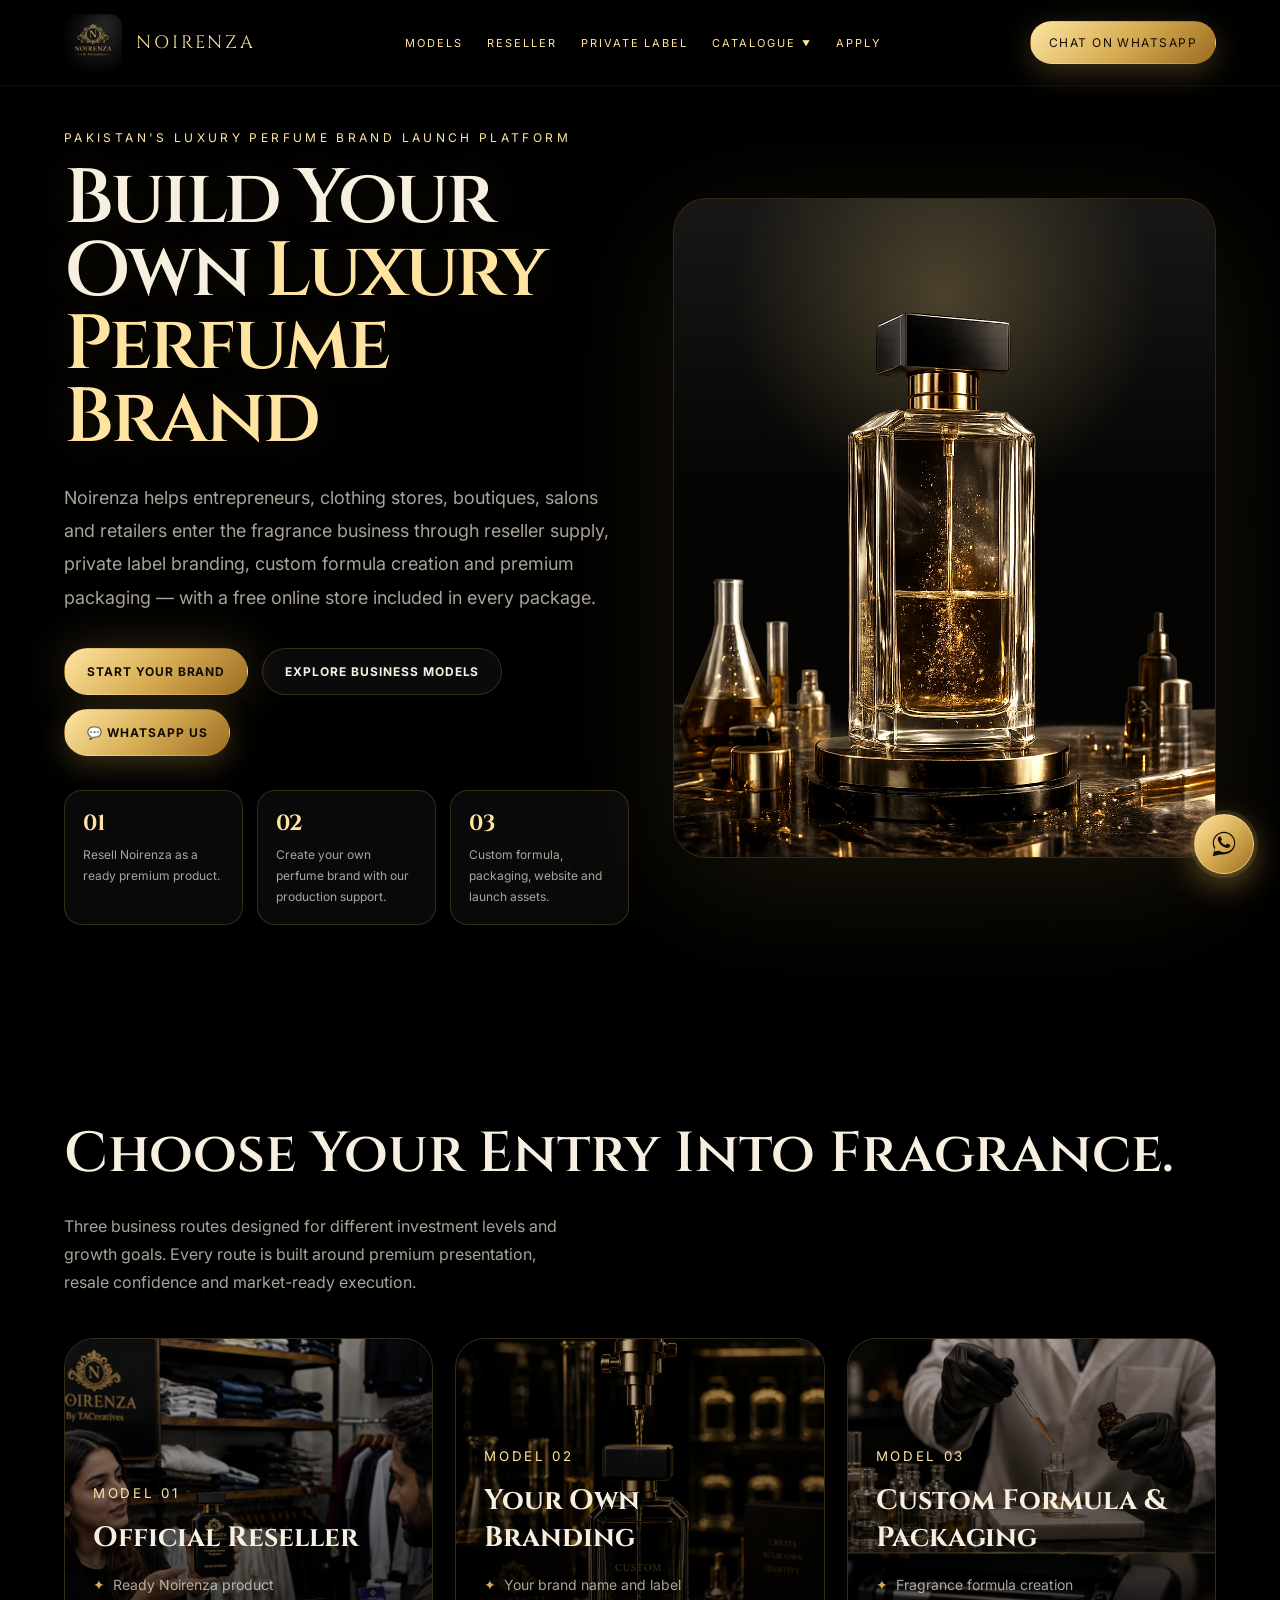
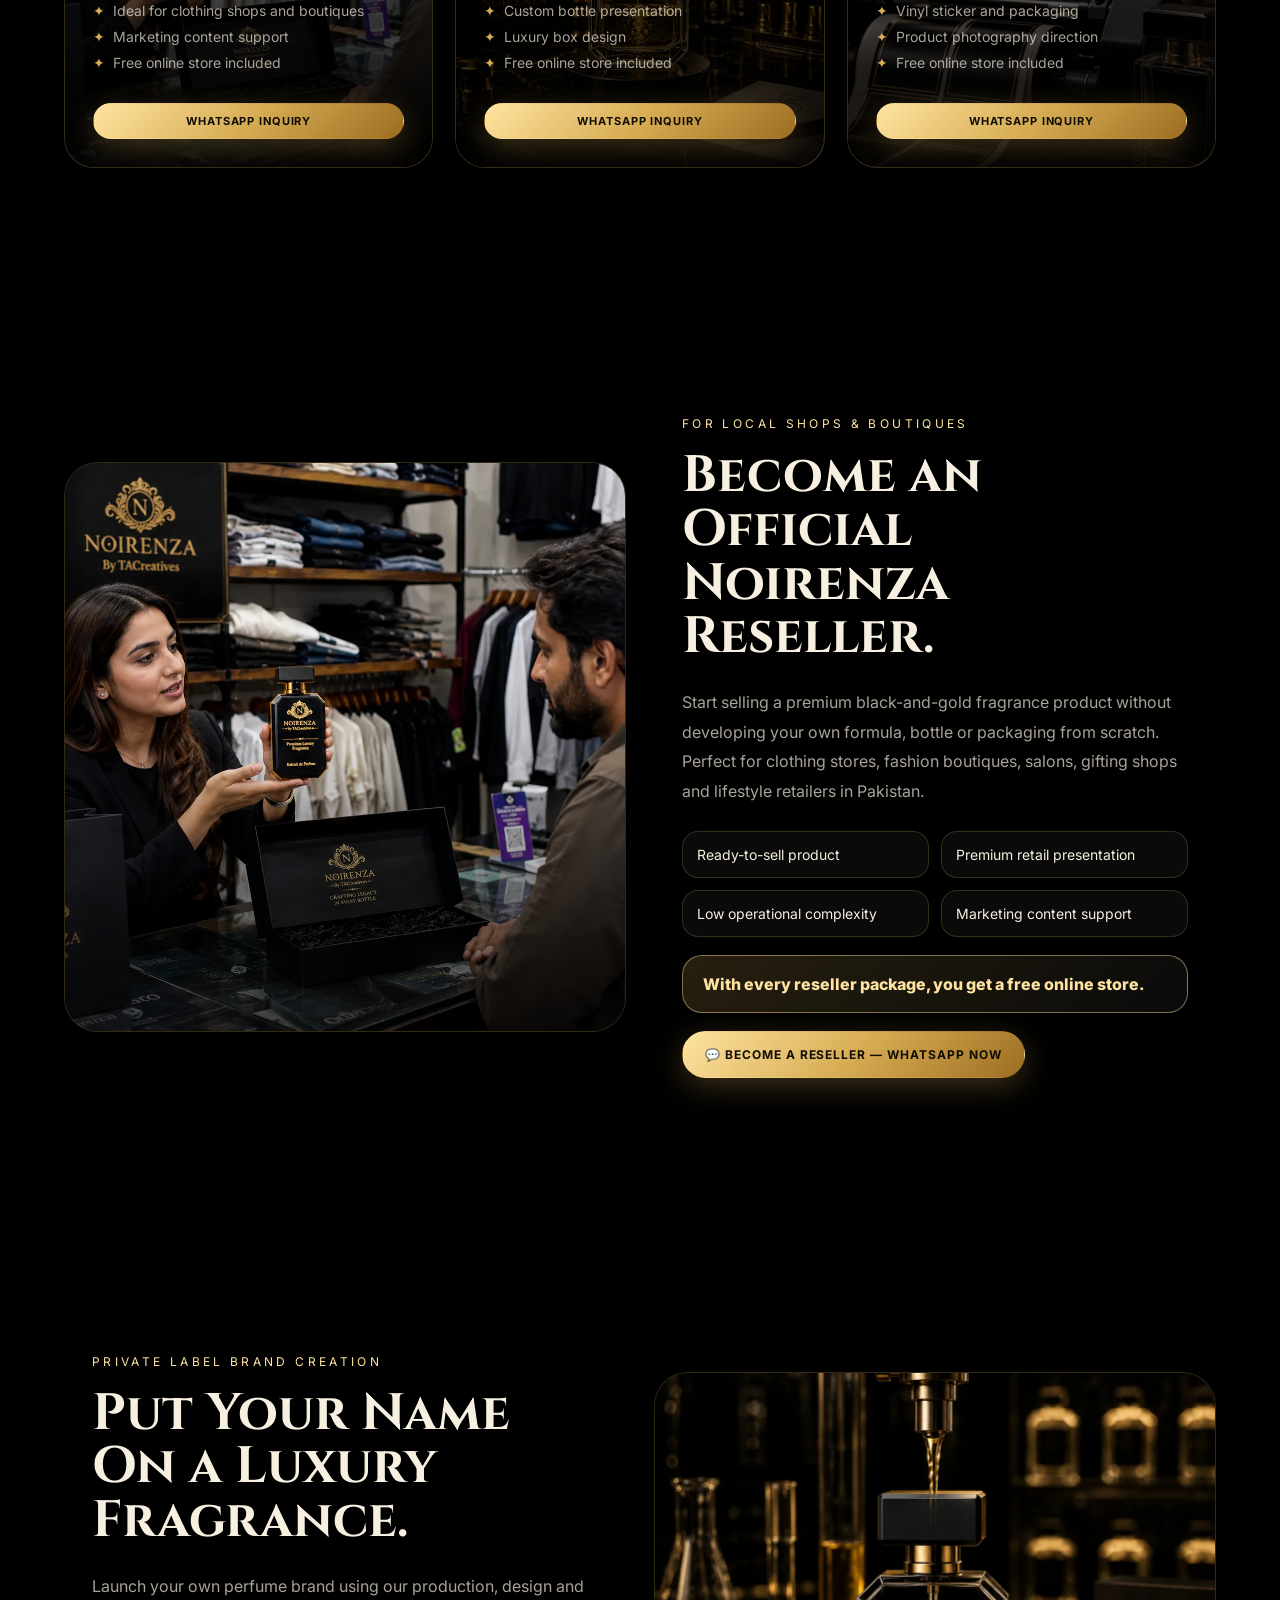
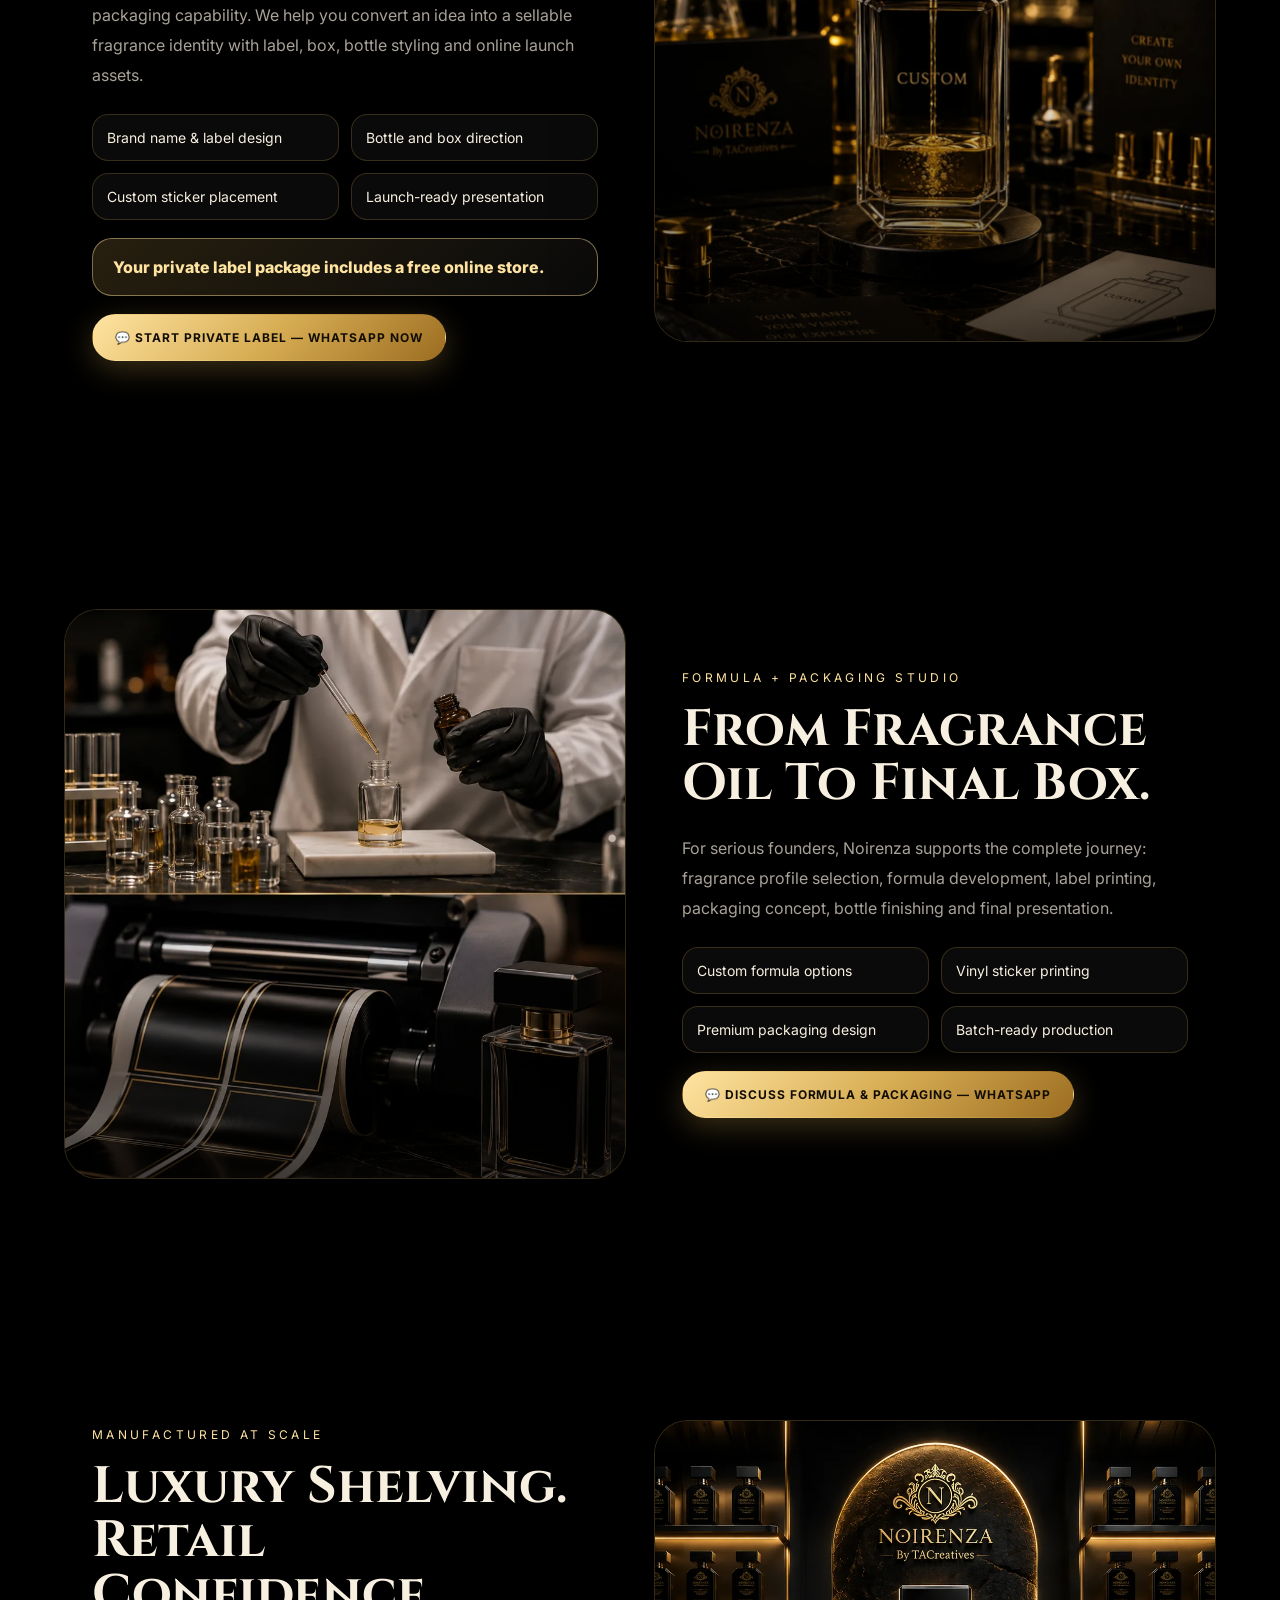
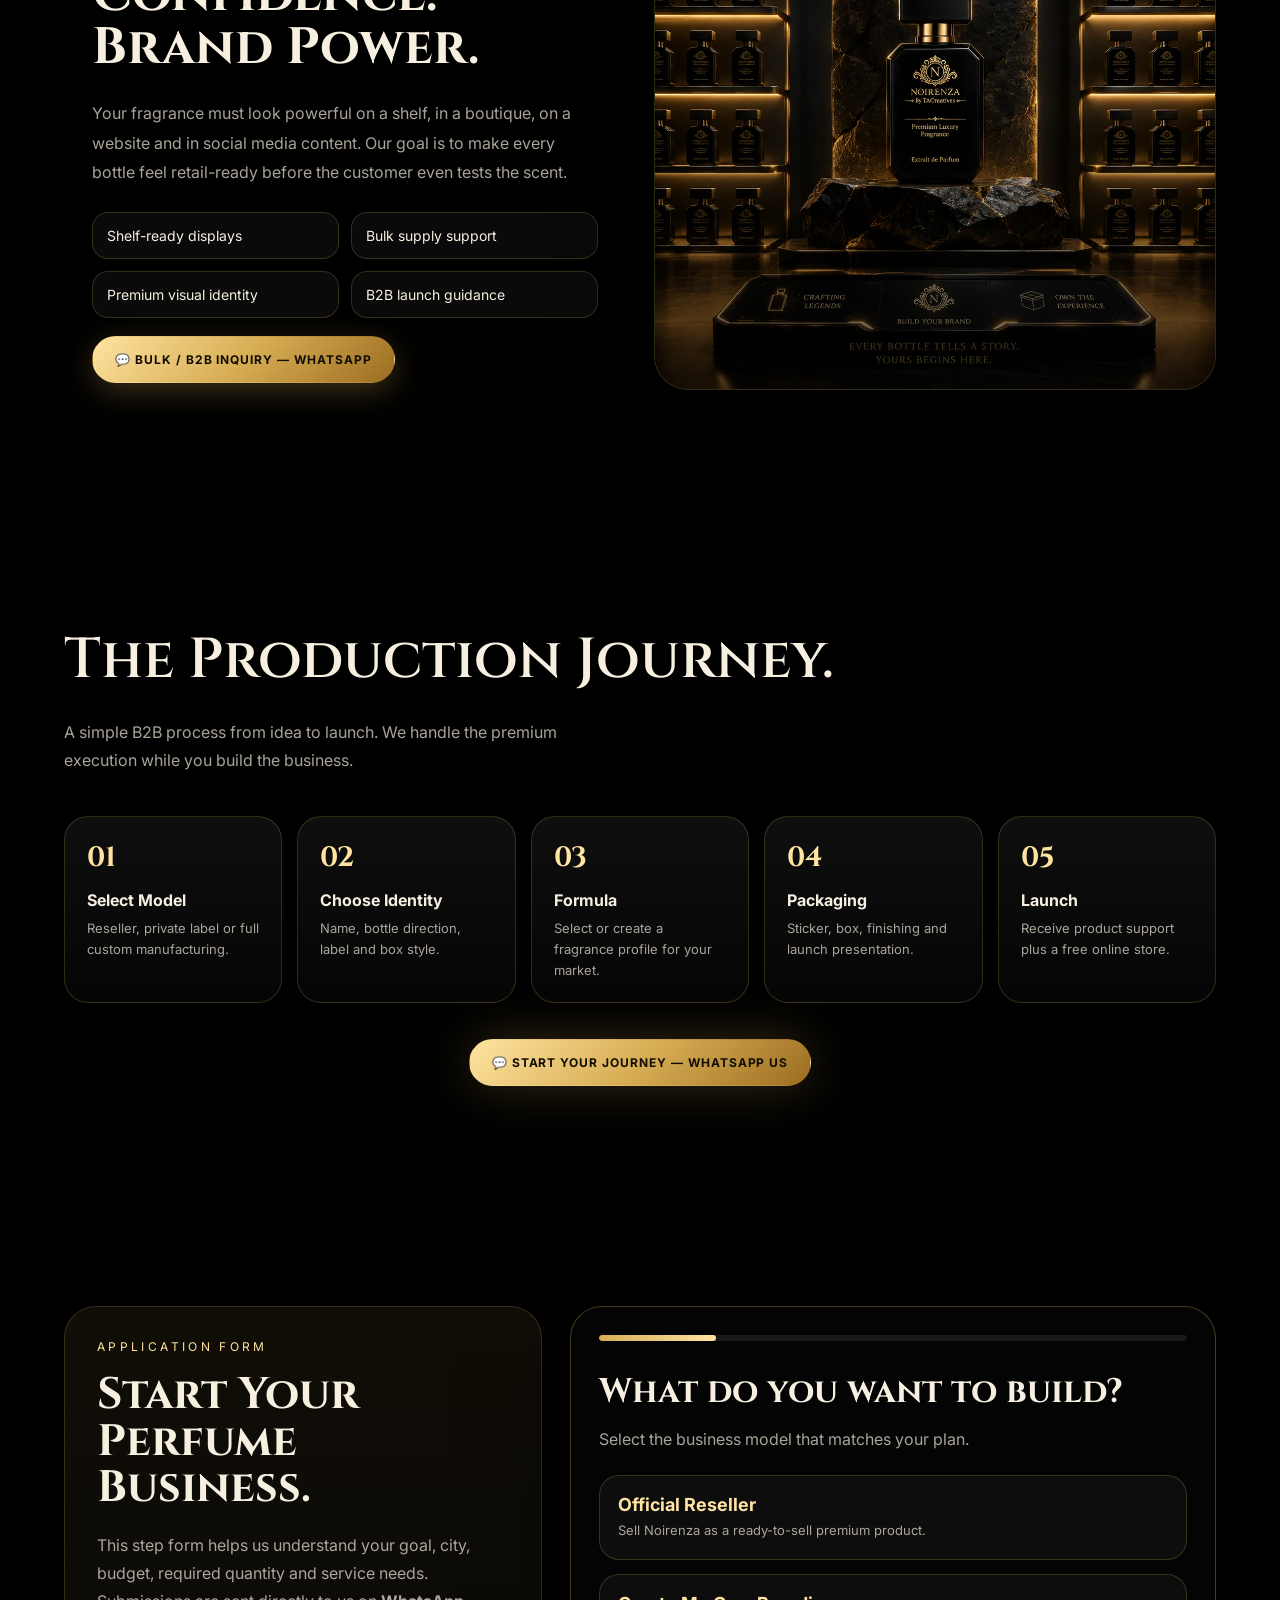
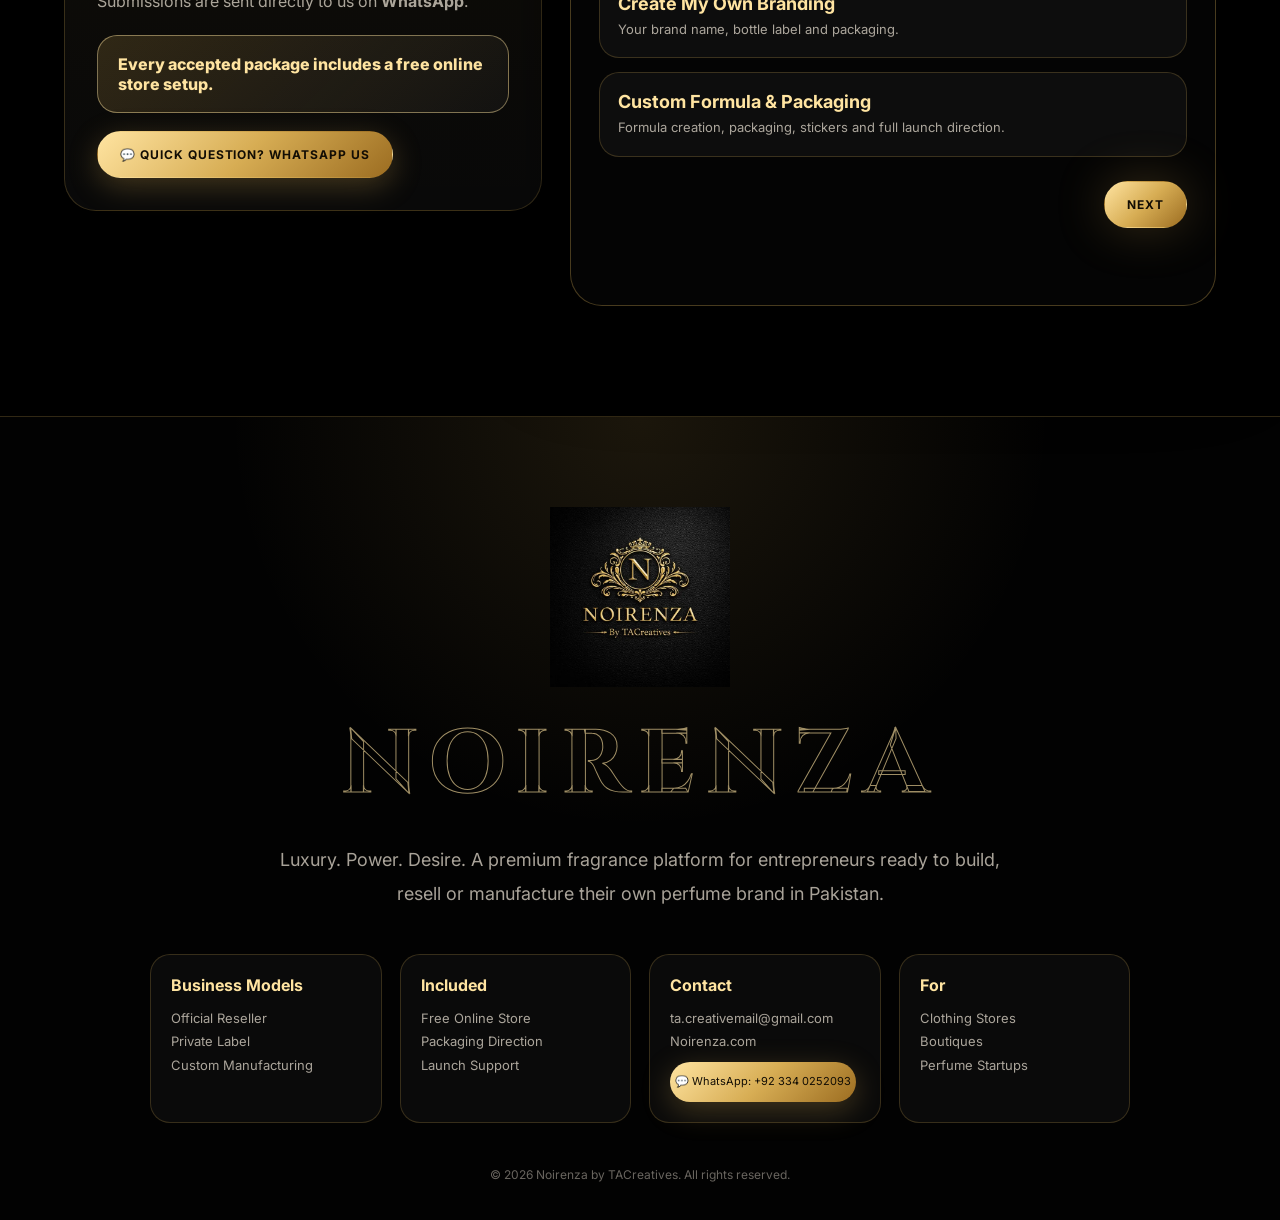
<file: index.html>
<!DOCTYPE html>
<html lang="en">
<head>
<meta charset="UTF-8" />
<meta name="viewport" content="width=device-width, initial-scale=1.0" />
<title>Noirenza — Build Your Luxury Perfume Brand</title>
<link rel="preconnect" href="https://fonts.googleapis.com">
<link rel="preconnect" href="https://fonts.gstatic.com" crossorigin>
<link href="https://fonts.googleapis.com/css2?family=Cinzel:wght@400;500;600;700&family=Inter:wght@300;400;500;600;700;800&display=swap" rel="stylesheet">
<link rel="stylesheet" href="assets/css/style.css">
<link rel="icon" type="image/webp" href="assets/images/image-01.webp">
<style>
/* Header Inline Layout Fixes */
.nav {
  position: fixed;
  inset: 0 0 auto 0;
  z-index: 50;
  height: 86px;
  padding: 0 5vw;
  display: flex;
  align-items: center;
  justify-content: space-between;
  background: linear-gradient(to bottom, rgba(0,0,0,.78), transparent);
  backdrop-filter: blur(8px);
  border-bottom: 1px solid rgba(215,173,84,.08);
  width: 100%;
}
.navlinks {
  display: flex;
  align-items: center;
  gap: 24px;
  font-size: 11px;
  text-transform: uppercase;
  letter-spacing: .18em;
  color: var(--muted, rgba(247,239,224,.68));
}
.navlinks > a, 
.navlinks .dropdown-btn {
  color: var(--gold2, #ffe4a1);
  text-decoration: none;
  background: none;
  border: none;
  font-family: inherit;
  font-size: inherit;
  text-transform: inherit;
  letter-spacing: inherit;
  cursor: pointer;
  padding: 0;
  display: inline-flex;
  align-items: center;
}
.dropdown {
  position: relative;
  display: inline-flex;
  align-items: center;
  height: 100%;
}
.dropdown-content {
  display: none;
  position: absolute;
  top: 100%;
  left: 50%;
  transform: translateX(-50%);
  background: rgba(10, 9, 8, 0.95);
  min-width: 160px;
  box-shadow: 0 15px 35px rgba(0,0,0,.6);
  border: 1px solid rgba(215,173,84,.22);
  border-radius: 6px;
  padding: 8px 0;
  z-index: 100;
  backdrop-filter: blur(10px);
}
.dropdown-content a {
  color: var(--text, #f7efe0);
  padding: 10px 16px;
  text-decoration: none;
  display: block;
  font-size: 10px;
  text-transform: uppercase;
  letter-spacing: .15em;
  white-space: nowrap;
}
.dropdown-content a:hover {
  background: rgba(215,173,84,.12);
  color: var(--gold2, #ffe4a1);
}
.dropdown:hover .dropdown-content {
  display: block;
}
</style>
</head>
<body>
<div class="particles" id="particles"></div>

<a class="wa-float" href="https://wa.me/923340252093?text=Hi%20Noirenza%2C%20I%20want%20to%20know%20more%20about%20starting%20my%20perfume%20brand." target="_blank" rel="noopener" aria-label="Chat on WhatsApp">
  <svg viewBox="0 0 32 32" xmlns="http://www.w3.org/2000/svg"><path d="M16.004 3C9.377 3 4 8.373 4 15c0 2.34.66 4.52 1.8 6.38L4 29l7.8-1.75A11.9 11.9 0 0 0 16 27c6.627 0 12-5.373 12-12S22.63 3 16.004 3Zm0 21.8c-1.98 0-3.83-.55-5.41-1.5l-.39-.23-4.63 1.04 1.04-4.5-.25-.4A9.77 9.77 0 0 1 5.2 15c0-5.96 4.85-10.8 10.8-10.8S26.8 9.04 26.8 15 21.96 24.8 16.004 24.8Zm5.98-8.13c-.33-.16-1.94-.96-2.24-1.07-.3-.11-.52-.16-.74.17-.22.32-.85 1.07-1.04 1.29-.19.22-.38.24-.71.08-.33-.16-1.38-.51-2.63-1.63-.97-.87-1.63-1.94-1.82-2.27-.19-.32-.02-.5.14-.66.15-.15.33-.38.5-.57.16-.19.22-.32.33-.54.11-.22.05-.41-.03-.57-.08-.16-.74-1.79-1.02-2.45-.27-.65-.54-.56-.74-.57-.19-.01-.41-.01-.63-.01-.22 0-.57.08-.87.41-.3.32-1.14 1.12-1.14 2.72s1.17 3.16 1.33 3.38c.16.22 2.3 3.51 5.57 4.93.78.34 1.38.54 1.85.69.78.25 1.48.21 2.04.13.62-.09 1.94-.79 2.21-1.56.27-.76.27-1.42.19-1.56-.08-.14-.3-.22-.63-.38Z"/></svg>
</a>

<nav class="nav">
  <a class="brand" href="#top">
    <img src="assets/images/image-01.webp" alt="Noirenza logo">
    <span>NOIRENZA</span>
  </a>
  <div class="navlinks">
    <a href="#models">Models</a>
    <a href="#reseller">Reseller</a>
    <a href="#custom">Private Label</a>
    <div class="dropdown">
      <button class="dropdown-btn">Catalogue</button>
      <div class="dropdown-content">
        <a href="30ml-bottles.html">30ml Bottles</a>
        <a href="50ml-bottles.html">50ml Bottles</a>
        <a href="testers.html">Testers</a>
        <a href="boxes.html">Boxes</a>
      </div>
    </div>
    <a href="#application">Apply</a>
  </div>
  <a class="navcta wa-btn" href="https://wa.me/923340252093?text=Hi%20Noirenza%2C%20I%20want%20to%20start%20my%20own%20perfume%20brand." target="_blank" rel="noopener">Chat on WhatsApp</a>
</nav>

<main id="top">

<section class="hero">
  <div class="reveal"><div class="kicker">Pakistan's Luxury Perfume Brand Launch Platform</div><h1>Build Your Own <span class="gold">Luxury Perfume Brand</span></h1><p class="lead">Noirenza helps entrepreneurs, clothing stores, boutiques, salons and retailers enter the fragrance business through reseller supply, private label branding, custom formula creation and premium packaging — with a free online store included in every package.</p><div class="hero-actions"><a class="btn primary" href="#application">Start Your Brand</a><a class="btn" href="#models">Explore Business Models</a><a class="btn wa-btn" href="https://wa.me/923340252093?text=Hi%20Noirenza%2C%20I%20want%20to%20know%20more%20about%20starting%20my%20perfume%20brand." target="_blank" rel="noopener">💬 WhatsApp Us</a></div><div class="badge-row"><div class="badge"><strong>01</strong><span>Resell Noirenza as a ready premium product.</span></div><div class="badge"><strong>02</strong><span>Create your own perfume brand with our production support.</span></div><div class="badge"><strong>03</strong><span>Custom formula, packaging, website and launch assets.</span></div></div></div>
  <div class="hero-card reveal"><img class="hero-banner" src="assets/images/image-13.webp" alt="Noirenza premium perfume bottle"></div>
</section>

<section id="models"><div class="section-title reveal"><h2>Choose Your Entry Into Fragrance.</h2><p>Three business routes designed for different investment levels and growth goals. Every route is built around premium presentation, resale confidence and market-ready execution.</p></div><div class="offer-grid">
  <article class="offer reveal"><img src="assets/images/image-05.webp" alt="Female reseller presenting Noirenza"><small>Model 01</small><h3>Official Reseller</h3><ul><li>Ready Noirenza product</li><li>Ideal for clothing shops and boutiques</li><li>Marketing content support</li><li>Free online store included</li></ul><a class="btn wa-btn small" href="https://wa.me/923340252093?text=Hi%20Noirenza%2C%20I%20am%20interested%20in%20the%20Official%20Reseller%20model." target="_blank" rel="noopener">WhatsApp Inquiry</a></article>
  <article class="offer reveal"><img src="assets/images/image-06.webp" alt="Custom perfume bottle filling"><small>Model 02</small><h3>Your Own Branding</h3><ul><li>Your brand name and label</li><li>Custom bottle presentation</li><li>Luxury box design</li><li>Free online store included</li></ul><a class="btn wa-btn small" href="https://wa.me/923340252093?text=Hi%20Noirenza%2C%20I%20am%20interested%20in%20the%20Own%20Branding%20model." target="_blank" rel="noopener">WhatsApp Inquiry</a></article>
  <article class="offer reveal"><img src="assets/images/image-07.webp" alt="Perfume lab and sticker printing"><small>Model 03</small><h3>Custom Formula & Packaging</h3><ul><li>Fragrance formula creation</li><li>Vinyl sticker and packaging</li><li>Product photography direction</li><li>Free online store included</li></ul><a class="btn wa-btn small" href="https://wa.me/923340252093?text=Hi%20Noirenza%2C%20I%20am%20interested%20in%20Custom%20Formula%20%26%20Packaging." target="_blank" rel="noopener">WhatsApp Inquiry</a></article>
</div></section>

<section id="reseller" class="scene"><div class="visual reveal"><img src="assets/images/image-08.webp" alt="Reseller selling Noirenza to local clothing shop"></div><div class="copy reveal"><div class="kicker">For Local Shops & Boutiques</div><h2>Become an Official Noirenza Reseller.</h2><p>Start selling a premium black-and-gold fragrance product without developing your own formula, bottle or packaging from scratch. Perfect for clothing stores, fashion boutiques, salons, gifting shops and lifestyle retailers in Pakistan.</p><div class="feature-list"><div class="feature">Ready-to-sell product</div><div class="feature">Premium retail presentation</div><div class="feature">Low operational complexity</div><div class="feature">Marketing content support</div></div><div class="free-store">With every reseller package, you get a free online store.</div><a class="btn wa-btn" style="margin-top:18px;display:inline-flex" href="https://wa.me/923340252093?text=Hi%20Noirenza%2C%20I%20want%20to%20become%20an%20Official%20Reseller." target="_blank" rel="noopener">💬 Become a Reseller — WhatsApp Now</a></div></section>

<section id="custom" class="scene"><div class="copy reveal"><div class="kicker">Private Label Brand Creation</div><h2>Put Your Name On a Luxury Fragrance.</h2><p>Launch your own perfume brand using our production, design and packaging capability. We help you convert an idea into a sellable fragrance identity with label, box, bottle styling and online launch assets.</p><div class="feature-list"><div class="feature">Brand name & label design</div><div class="feature">Bottle and box direction</div><div class="feature">Custom sticker placement</div><div class="feature">Launch-ready presentation</div></div><div class="free-store">Your private label package includes a free online store.</div><a class="btn wa-btn" style="margin-top:18px;display:inline-flex" href="https://wa.me/923340252093?text=Hi%20Noirenza%2C%20I%20want%20to%20create%20my%20own%20perfume%20brand%20(Private%20Label)." target="_blank" rel="noopener">💬 Start Private Label — WhatsApp Now</a></div><div class="visual reveal"><img src="assets/images/image-09.webp" alt="Empty custom bottle filling"></div></section>

<section class="scene"><div class="visual reveal"><img src="assets/images/image-10.webp" alt="Lab and sticker printing process without text"></div><div class="copy reveal"><div class="kicker">Formula + Packaging Studio</div><h2>From Fragrance Oil To Final Box.</h2><p>For serious founders, Noirenza supports the complete journey: fragrance profile selection, formula development, label printing, packaging concept, bottle finishing and final presentation.</p><div class="feature-list"><div class="feature">Custom formula options</div><div class="feature">Vinyl sticker printing</div><div class="feature">Premium packaging design</div><div class="feature">Batch-ready production</div></div><a class="btn wa-btn" style="margin-top:18px;display:inline-flex" href="https://wa.me/923340252093?text=Hi%20Noirenza%2C%20I%20want%20details%20about%20Custom%20Formula%20%26%20Packaging." target="_blank" rel="noopener">💬 Discuss Formula & Packaging — WhatsApp</a></div></section>

<section class="scene"><div class="copy reveal"><div class="kicker">Manufactured At Scale</div><h2>Luxury Shelving. Retail Confidence. Brand Power.</h2><p>Your fragrance must look powerful on a shelf, in a boutique, on a website and in social media content. Our goal is to make every bottle feel retail-ready before the customer even tests the scent.</p><div class="feature-list"><div class="feature">Shelf-ready displays</div><div class="feature">Bulk supply support</div><div class="feature">Premium visual identity</div><div class="feature">B2B launch guidance</div></div><a class="btn wa-btn" style="margin-top:18px;display:inline-flex" href="https://wa.me/923340252093?text=Hi%20Noirenza%2C%20I%20want%20bulk%2FB2B%20supply%20details." target="_blank" rel="noopener">💬 Bulk / B2B Inquiry — WhatsApp</a></div><div class="visual reveal"><img src="assets/images/image-11.webp" alt="Noirenza bottles on luxury shelf"></div></section>

<section><div class="section-title reveal"><h2>The Production Journey.</h2><p>A simple B2B process from idea to launch. We handle the premium execution while you build the business.</p></div><div class="process"><div class="step reveal"><b>01</b><h4>Select Model</h4><p>Reseller, private label or full custom manufacturing.</p></div><div class="step reveal"><b>02</b><h4>Choose Identity</h4><p>Name, bottle direction, label and box style.</p></div><div class="step reveal"><b>03</b><h4>Formula</h4><p>Select or create a fragrance profile for your market.</p></div><div class="step reveal"><b>04</b><h4>Packaging</h4><p>Sticker, box, finishing and launch presentation.</p></div><div class="step reveal"><b>05</b><h4>Launch</h4><p>Receive product support plus a free online store.</p></div></div>
<div style="text-align:center;margin-top:36px"><a class="btn primary wa-btn" href="https://wa.me/923340252093?text=Hi%20Noirenza%2C%20I%20want%20to%20start%20the%20production%20journey%20for%20my%20brand." target="_blank" rel="noopener">💬 Start Your Journey — WhatsApp Us</a></div>
</section>

<section id="application"><div class="form-wrap"><div class="form-intro reveal"><div class="kicker">Application Form</div><h2>Start Your Perfume Business.</h2><p>This step form helps us understand your goal, city, budget, required quantity and service needs. Submissions are sent directly to us on <b>WhatsApp</b>.</p><div class="free-store">Every accepted package includes a free online store setup.</div><a class="btn wa-btn" style="margin-top:18px;display:inline-flex" href="https://wa.me/923340252093?text=Hi%20Noirenza%2C%20I%20have%20a%20question%20before%20applying." target="_blank" rel="noopener">💬 Quick Question? WhatsApp Us</a></div><form class="form-box reveal" id="stepForm"><div class="progress"><div class="bar" id="bar"></div></div>
  <div class="q active" data-step="0"><h3>What do you want to build?</h3><p>Select the business model that matches your plan.</p><div class="choices" data-name="Business Model"><div class="choice"><strong>Official Reseller</strong><span>Sell Noirenza as a ready-to-sell premium product.</span></div><div class="choice"><strong>Create My Own Branding</strong><span>Your brand name, bottle label and packaging.</span></div><div class="choice"><strong>Custom Formula & Packaging</strong><span>Formula creation, packaging, stickers and full launch direction.</span></div></div></div>
  <div class="q" data-step="1"><h3>Your Business Details</h3><p>Tell us who you are and where you want to launch.</p><div class="fields"><div class="field"><label>Your Name</label><input name="Name" required></div><div class="field"><label>Phone / WhatsApp</label><input name="Phone" required></div><div class="field"><label>City</label><input name="City" placeholder="Karachi, Lahore, Islamabad..."></div><div class="field"><label>Business Type</label><select name="Business Type"><option>Clothing Store</option><option>Boutique</option><option>Salon / Beauty Studio</option><option>Online Seller</option><option>New Startup</option><option>Other</option></select></div></div></div>
  <div class="q" data-step="2"><h3>Quantity & Budget</h3><p>This helps us suggest the right package and production route.</p><div class="fields"><div class="field"><label>Expected Quantity</label><select name="Expected Quantity"><option>25 - 50 Bottles</option><option>50 - 100 Bottles</option><option>100 - 300 Bottles</option><option>300 - 500 Bottles</option><option>500+ Bottles</option></select></div><div class="field"><label>Budget Range</label><select name="Budget Range"><option>Under PKR 50,000</option><option>PKR 50,000 - 150,000</option><option>PKR 150,000 - 300,000</option><option>PKR 300,000 - 500,000</option><option>PKR 500,000+</option></select></div></div></div>
  <div class="q" data-step="3"><h3>What services do you need?</h3><p>Select the support required for your launch.</p><div class="choices multi" data-name="Services Needed"><div class="choice"><strong>Fragrance Formula</strong><span>Need formula or scent selection.</span></div><div class="choice"><strong>Custom Packaging</strong><span>Box, sticker, label and finishing.</span></div><div class="choice"><strong>Product Photography</strong><span>Premium images for online selling.</span></div><div class="choice"><strong>Free Online Store</strong><span>Included with every package.</span></div><div class="choice"><strong>Marketing Support</strong><span>Social media creatives and launch strategy.</span></div></div></div>
  <div class="q" data-step="4"><h3>Final Notes</h3><p>Anything specific you want us to know?</p><div class="fields"><div class="field full"><label>Email Address</label><input type="email" name="Email"></div><div class="field full"><label>Message</label><textarea name="Message" placeholder="Tell us about your idea, shop, brand name, preferred fragrance style or launch timeline..."></textarea></div></div></div>
  <div class="form-actions"><button type="button" class="btn" id="prev">Back</button><button type="button" class="btn primary" id="next">Next</button><button type="submit" class="btn primary hidden" id="submit">Send Application</button></div>
</form></div></section>

</main>
<footer class="footer"><img class="footer-logo" src="assets/images/image-12.webp" alt="Noirenza logo"><h2>NOIRENZA</h2><p class="lead" style="margin:18px auto 0;max-width:720px">Luxury. Power. Desire. A premium fragrance platform for entrepreneurs ready to build, resell or manufacture their own perfume brand in Pakistan.</p><div class="foot-grid"><div class="foot-card"><h4>Business Models</h4><a>Official Reseller</a><a>Private Label</a><a>Custom Manufacturing</a></div><div class="foot-card"><h4>Included</h4><p>Free Online Store</p><p>Packaging Direction</p><p>Launch Support</p></div><div class="foot-card"><h4>Contact</h4><p>ta.creativemail@gmail.com</p><p>Noirenza.com</p><a class="wa-btn small" style="margin-top:8px;display:inline-flex" href="https://wa.me/923340252093?text=Hi%20Noirenza%2C%20I%20found%20you%20from%20your%20website." target="_blank" rel="noopener">💬 WhatsApp: +92 334 0252093</a></div><div class="foot-card"><h4>For</h4><p>Clothing Stores</p><p>Boutiques</p><p>Perfume Startups</p></div></div><div class="copyright">© 2026 Noirenza by TACreatives. All rights reserved.</div></footer>
<script src="assets/js/main.js"></script>
</body></html>
</file>
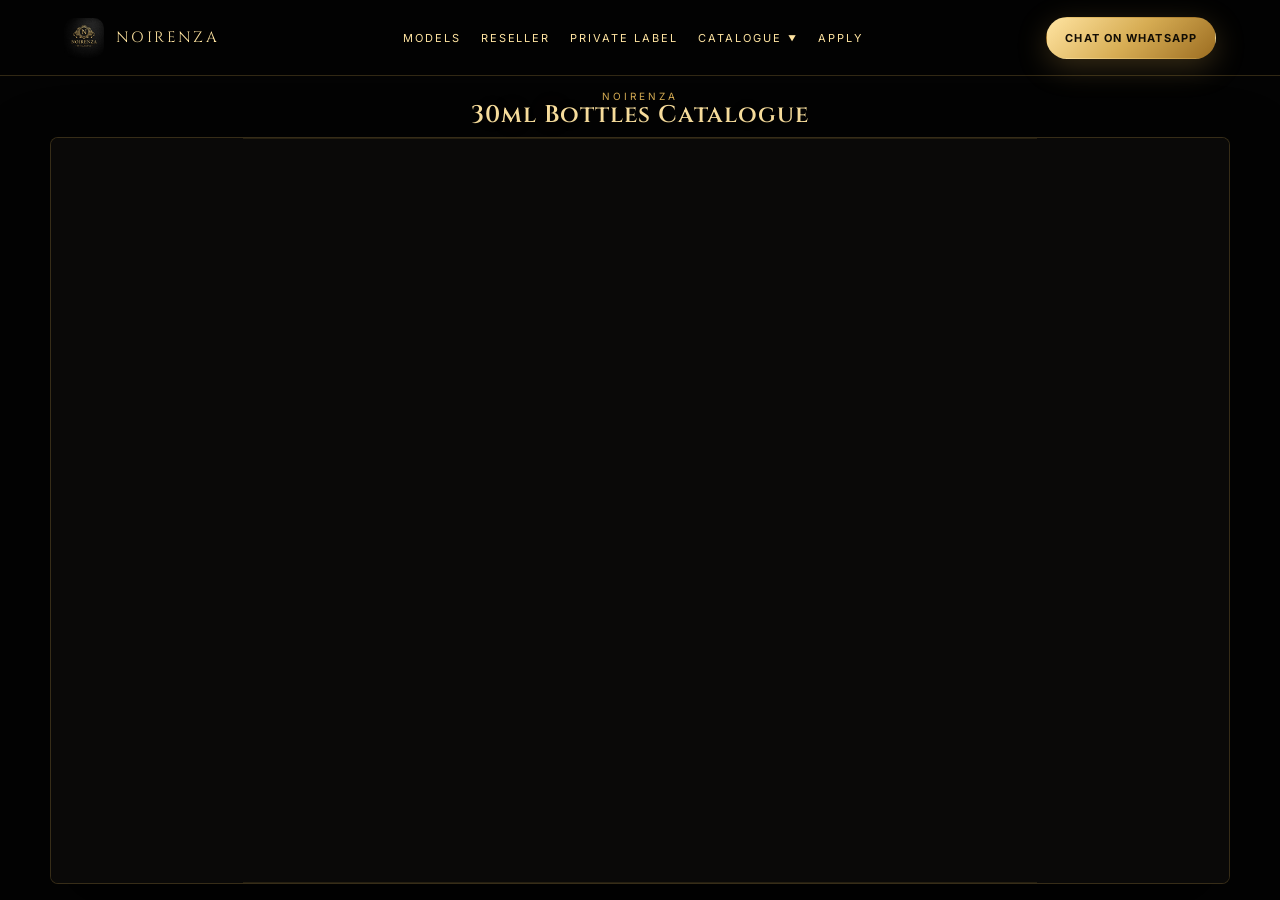
<file: 30ml-bottles.html>
<!DOCTYPE html>
<html lang="en">
<head>
<meta charset="UTF-8">
<meta name="viewport" content="width=device-width, initial-scale=1.0">
<title>Noirenza — Catalogue</title>
<link rel="stylesheet" href="assets/css/style.css">
<link rel="preconnect" href="https://fonts.googleapis.com">
<link rel="preconnect" href="https://fonts.gstatic.com" crossorigin>
<link href="https://fonts.googleapis.com/css2?family=Cinzel:wght@400;500;600;700&family=Inter:wght@300;400;500;600;700;800&display=swap" rel="stylesheet">
<style>
:root{
  --black:#030303;
  --gold:#d7ad54;
  --gold2:#ffe4a1;
  --text:#f7efe0;
  --muted:rgba(247,239,224,.68);
  --line:rgba(215,173,84,.22);
  --fontHead:'Cinzel',serif;
  --font:'Inter',sans-serif;
}
*{box-sizing:border-box;margin:0;padding:0}
html,body{height:100%; width:100%; overflow-x:hidden;}
body{
  font-family:var(--font);
  background:var(--black);
  color:var(--text);
  display:flex;
  flex-direction:column;
  min-height:100vh;
}
body::before{content:"";position:fixed;inset:0;z-index:-1;
  background:
    radial-gradient(circle at 80% 5%,rgba(215,173,84,.14),transparent 32%),
    radial-gradient(circle at 20% 20%,rgba(255,214,130,.06),transparent 28%),
    #000;
}

/* ---- Navigation ---- */
.nav{
  display:flex;
  align-items:center;
  justify-content:space-between;
  height:76px;
  padding:0 5vw;
  border-bottom:1px solid var(--line);
  background:rgba(3,3,3,.8);
  backdrop-filter:blur(10px);
  position:sticky;
  top:0;
  z-index:10;
}
.brand{display:flex;align-items:center;gap:12px;text-decoration:none}
.brand img{width:40px;height:40px;object-fit:cover;border-radius:10px}
.brand span{font-family:var(--fontHead);letter-spacing:.16em;font-size:15px;color:var(--gold2)}
.navlinks{display:flex;align-items:center;gap:20px;font-size:11px;text-transform:uppercase;letter-spacing:.18em;color:var(--muted)}
.navlinks a{color:var(--gold2);text-decoration:none}

/* Dropdown styling */
.dropdown{position:relative;display:inline-block;}
.dropdown-btn{background:none;border:none;color:var(--gold2);font-family:var(--font);font-size:11px;text-transform:uppercase;letter-spacing:.18em;cursor:pointer;padding:0;}
.dropdown-content{display:none;position:absolute;top:100%;left:0;background:#0a0908;min-width:140px;box-shadow:0 8px 24px rgba(0,0,0,.5);border:1px solid var(--line);border-radius:4px;z-index:20;padding:8px 0;}
.dropdown-content a{color:var(--text);padding:8px 16px;display:block;font-size:10px;text-transform:uppercase;letter-spacing:.12em;}
.dropdown-content a:hover{background:rgba(215,173,84,.1);color:var(--gold2);}
.dropdown:hover .dropdown-content{display:block;}

.wa-btn{
  padding:10px 16px;border:1px solid transparent;border-radius:999px;
  background:linear-gradient(135deg,var(--gold2),var(--gold),#9c6d21);
  color:#120d04!important;font-weight:700;font-size:11px;text-transform:uppercase;letter-spacing:.1em;
  text-decoration:none;display:inline-flex;align-items:center;gap:6px;
  box-shadow:0 8px 30px rgba(215,173,84,.25);
  white-space:nowrap;
}

/* ---- Page heading ---- */
.head{ text-align:center; padding:14px 5vw 2px; flex:0 0 auto; }
.head .kicker{ font-size:10px; letter-spacing:.3em; text-transform:uppercase; color:var(--gold); margin-bottom:2px; }
.head h1{ font-family:var(--fontHead); font-size:clamp(18px, 3vw, 24px); color:var(--gold2); letter-spacing:.04em; }

/* ---- Stage & Embed Container ---- */
.stage{
  flex:1 1 auto;
  display:flex;
  align-items:center;
  justify-content:center;
  padding:8px 2vw 16px;
  width:100%;
}
.catalogue-embed{
  position:relative;
  width:96%;
  max-width:1600px;
  height:100%;
  max-height:88vh;
  border-radius:8px;
  overflow:hidden;
  border:1px solid var(--line);
  box-shadow:0 30px 70px rgba(0,0,0,.6), inset 0 0 0 1px rgba(0,0,0,.3);
  background:#0a0908;
}
.catalogue-embed::before{
  content:"";
  position:absolute; inset:0;
  border-radius:8px;
  box-shadow:inset 0 0 0 1px rgba(215,173,84,.15);
  pointer-events:none;
  z-index:2;
}
.catalogue-embed iframe{
  width:100%;
  height:100%;
  border:0;
  display:block;
  position:relative;
  z-index:1;
}
.loading{
  position:absolute; inset:0;
  display:flex; align-items:center; justify-content:center;
  flex-direction:column; gap:10px;
  color:var(--muted); font-size:11px; letter-spacing:.2em; text-transform:uppercase;
  z-index:0;
}
.loading .spinner{
  width:26px; height:26px; border-radius:50%;
  border:2px solid rgba(215,173,84,.2); border-top-color:var(--gold);
  animation:spin 1s linear infinite;
}

.next-button.btnNext.hz-iconset-2.corner-right.next-show {
    background-color: #ffffff !important;
    border-radius: 50px !important;
}


@keyframes spin{ to{ transform:rotate(360deg); } }

.watermark-cover{
  position:absolute;
  left:0; bottom:0;
  width:15vw;
  max-width:252px;
  height:100%;
  background:#0a0908;
  border:none;
  z-index:3;
  pointer-events:none;
}
.watermark-cover-right{
  position:absolute;
  right:0; bottom:0;
  width:15vw;
  max-width:255px;
  height:100%;
  background:#0a0908;
  border:none;
  z-index:3;
  pointer-events:none;
}

/* ---- Responsive Adjustments ---- */
@media(max-width:900px){
  .navlinks{ display:none; }
}

@media(max-width:600px){
  .nav{ height:64px; padding:0 4vw; }
  .brand img{ width:34px; height:34px; }
  .brand span{ font-size:13px; letter-spacing:.12em; }
  .wa-btn{ padding:8px 12px; font-size:10px; }
  .head{ padding:8px 4vw 2px; }
  .stage{ padding:4px 1vw 10px; align-items:flex-start; }
  .catalogue-embed{ 
    width:98%;
    height:82vh;
    max-height:none;
    border-radius:6px;
  }
  .watermark-cover, .watermark-cover-right {
    display:none;
  }
}

@media(max-height:600px) and (orientation:landscape){
  .nav{ height:50px; }
  .head{ display:none; }
  .stage{ padding:4px 1vw; }
  .catalogue-embed{ height:92vh; }
}
</style>
</head>
<body>

<nav class="nav">
  <a class="brand" href="index.html">
    <img src="assets/images/image-01.webp" alt="Noirenza logo">
    <span>NOIRENZA</span>
  </a>
  <div class="navlinks">
    <a href="index.html#models">Models</a>
    <a href="index.html#reseller">Reseller</a>
    <a href="index.html#custom">Private Label</a>
    <div class="dropdown">
      <button class="dropdown-btn">Catalogue</button>
      <div class="dropdown-content">
        <a href="30ml-bottles.html">30ml Bottles</a>
        <a href="50ml-bottles.html">50ml Bottles</a>
        <a href="testers.html">Testers</a>
        <a href="boxes.html">Boxes</a>
      </div>
    </div>
    <a href="index.html#application">Apply</a>
  </div>
  <a class="navcta wa-btn" href="https://wa.me/923340252093?text=Hi%20Noirenza%2C%20I%20want%20to%20start%20my%20own%20perfume%20brand." target="_blank" rel="noopener">Chat on WhatsApp</a>
</nav>

<div class="head">
  <p class="kicker">Noirenza</p>
  <h1>30ml Bottles Catalogue</h1>
</div>

<div class="stage">
  <div class="catalogue-embed">
    <div class="loading" id="loadingMsg">
      <div class="spinner"></div>
      Loading Catalogue…
    </div>
    <iframe
      src="https://heyzine.com/flip-book/8b6680b988.html"
      title="Noirenza Catalogue"
      allow="fullscreen"
      allowfullscreen
      loading="lazy"
      onload="document.getElementById('loadingMsg').style.display='none'">
    </iframe>
    <div class="watermark-cover" aria-hidden="true"></div>
    <div class="watermark-cover-right" aria-hidden="true"></div>
  </div>
</div>

</body>
</html>
</file>
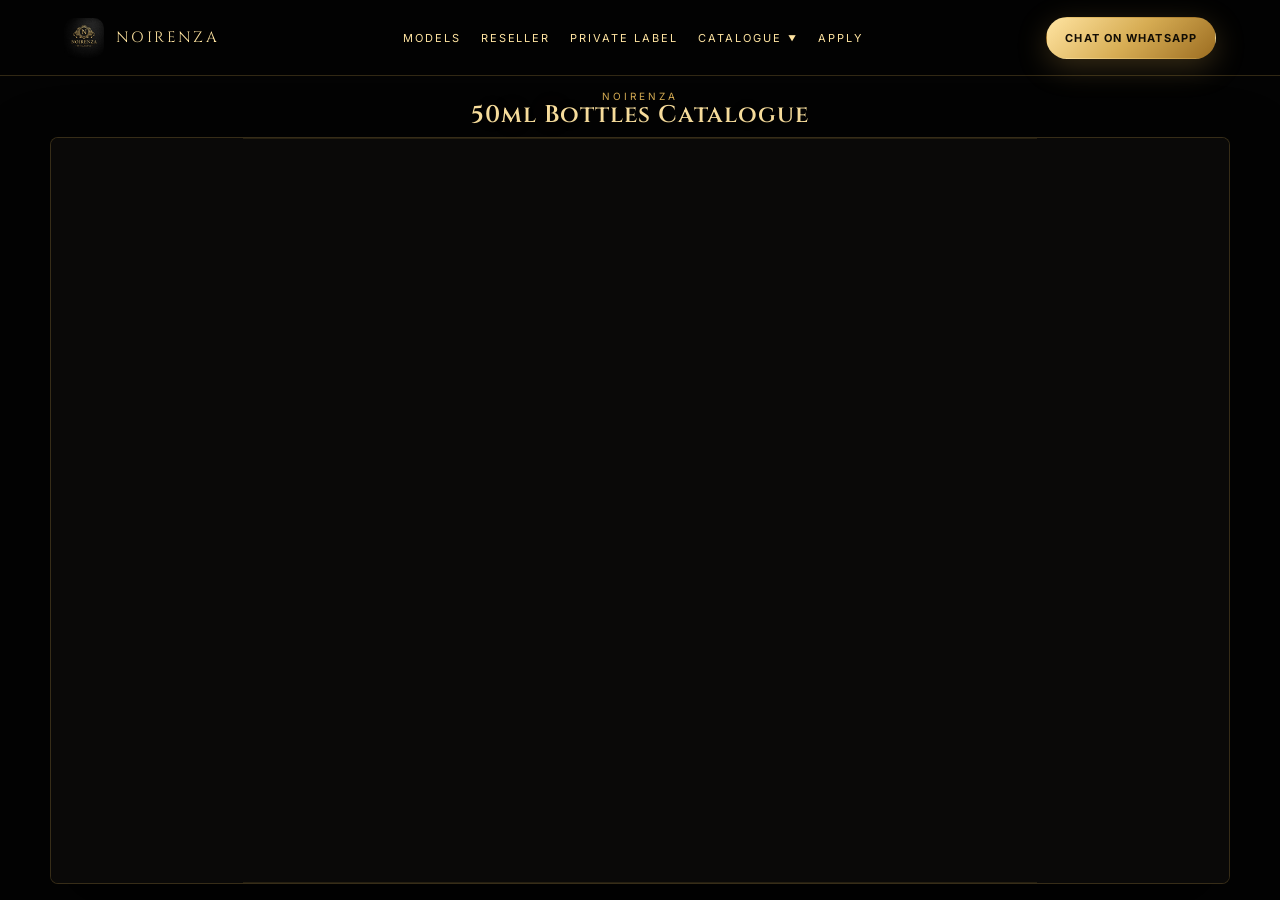
<file: 50ml-bottles.html>
<!DOCTYPE html>
<html lang="en">
<head>
<meta charset="UTF-8">
<meta name="viewport" content="width=device-width, initial-scale=1.0">
<title>Noirenza — Catalogue</title>
<link rel="stylesheet" href="assets/css/style.css">
<link rel="preconnect" href="https://fonts.googleapis.com">
<link rel="preconnect" href="https://fonts.gstatic.com" crossorigin>
<link href="https://fonts.googleapis.com/css2?family=Cinzel:wght@400;500;600;700&family=Inter:wght@300;400;500;600;700;800&display=swap" rel="stylesheet">
<style>
:root{
  --black:#030303;
  --gold:#d7ad54;
  --gold2:#ffe4a1;
  --text:#f7efe0;
  --muted:rgba(247,239,224,.68);
  --line:rgba(215,173,84,.22);
  --fontHead:'Cinzel',serif;
  --font:'Inter',sans-serif;
}
*{box-sizing:border-box;margin:0;padding:0}
html,body{height:100%; width:100%; overflow-x:hidden;}
body{
  font-family:var(--font);
  background:var(--black);
  color:var(--text);
  display:flex;
  flex-direction:column;
  min-height:100vh;
}
body::before{content:"";position:fixed;inset:0;z-index:-1;
  background:
    radial-gradient(circle at 80% 5%,rgba(215,173,84,.14),transparent 32%),
    radial-gradient(circle at 20% 20%,rgba(255,214,130,.06),transparent 28%),
    #000;
}

/* ---- Navigation ---- */
.nav{
  display:flex;
  align-items:center;
  justify-content:space-between;
  height:76px;
  padding:0 5vw;
  border-bottom:1px solid var(--line);
  background:rgba(3,3,3,.8);
  backdrop-filter:blur(10px);
  position:sticky;
  top:0;
  z-index:10;
}
.brand{display:flex;align-items:center;gap:12px;text-decoration:none}
.brand img{width:40px;height:40px;object-fit:cover;border-radius:10px}
.brand span{font-family:var(--fontHead);letter-spacing:.16em;font-size:15px;color:var(--gold2)}
.navlinks{display:flex;align-items:center;gap:20px;font-size:11px;text-transform:uppercase;letter-spacing:.18em;color:var(--muted)}
.navlinks a{color:var(--gold2);text-decoration:none}

/* Dropdown styling */
.dropdown{position:relative;display:inline-block;}
.dropdown-btn{background:none;border:none;color:var(--gold2);font-family:var(--font);font-size:11px;text-transform:uppercase;letter-spacing:.18em;cursor:pointer;padding:0;}
.dropdown-content{display:none;position:absolute;top:100%;left:0;background:#0a0908;min-width:140px;box-shadow:0 8px 24px rgba(0,0,0,.5);border:1px solid var(--line);border-radius:4px;z-index:20;padding:8px 0;}
.dropdown-content a{color:var(--text);padding:8px 16px;display:block;font-size:10px;text-transform:uppercase;letter-spacing:.12em;}
.dropdown-content a:hover{background:rgba(215,173,84,.1);color:var(--gold2);}
.dropdown:hover .dropdown-content{display:block;}

.wa-btn{
  padding:10px 16px;border:1px solid transparent;border-radius:999px;
  background:linear-gradient(135deg,var(--gold2),var(--gold),#9c6d21);
  color:#120d04!important;font-weight:700;font-size:11px;text-transform:uppercase;letter-spacing:.1em;
  text-decoration:none;display:inline-flex;align-items:center;gap:6px;
  box-shadow:0 8px 30px rgba(215,173,84,.25);
  white-space:nowrap;
}

/* ---- Page heading ---- */
.head{ text-align:center; padding:14px 5vw 2px; flex:0 0 auto; }
.head .kicker{ font-size:10px; letter-spacing:.3em; text-transform:uppercase; color:var(--gold); margin-bottom:2px; }
.head h1{ font-family:var(--fontHead); font-size:clamp(18px, 3vw, 24px); color:var(--gold2); letter-spacing:.04em; }

/* ---- Stage & Embed Container ---- */
.stage{
  flex:1 1 auto;
  display:flex;
  align-items:center;
  justify-content:center;
  padding:8px 2vw 16px;
  width:100%;
}
.catalogue-embed{
  position:relative;
  width:96%;
  max-width:1600px;
  height:100%;
  max-height:88vh;
  border-radius:8px;
  overflow:hidden;
  border:1px solid var(--line);
  box-shadow:0 30px 70px rgba(0,0,0,.6), inset 0 0 0 1px rgba(0,0,0,.3);
  background:#0a0908;
}
.catalogue-embed::before{
  content:"";
  position:absolute; inset:0;
  border-radius:8px;
  box-shadow:inset 0 0 0 1px rgba(215,173,84,.15);
  pointer-events:none;
  z-index:2;
}
.catalogue-embed iframe{
  width:100%;
  height:100%;
  border:0;
  display:block;
  position:relative;
  z-index:1;
}
.loading{
  position:absolute; inset:0;
  display:flex; align-items:center; justify-content:center;
  flex-direction:column; gap:10px;
  color:var(--muted); font-size:11px; letter-spacing:.2em; text-transform:uppercase;
  z-index:0;
}
.loading .spinner{
  width:26px; height:26px; border-radius:50%;
  border:2px solid rgba(215,173,84,.2); border-top-color:var(--gold);
  animation:spin 1s linear infinite;
}
@keyframes spin{ to{ transform:rotate(360deg); } }

.watermark-cover{
  position:absolute;
  left:0; bottom:0;
  width:15vw;
  max-width:252px;
  height:100%;
  background:#0a0908;
  border:none;
  z-index:3;
  pointer-events:none;
}
.watermark-cover-right{
  position:absolute;
  right:0; bottom:0;
  width:15vw;
  max-width:255px;
  height:100%;
  background:#0a0908;
  border:none;
  z-index:3;
  pointer-events:none;
}

/* ---- Responsive Adjustments ---- */
@media(max-width:900px){
  .navlinks{ display:none; }
}

@media(max-width:600px){
  .nav{ height:64px; padding:0 4vw; }
  .brand img{ width:34px; height:34px; }
  .brand span{ font-size:13px; letter-spacing:.12em; }
  .wa-btn{ padding:8px 12px; font-size:10px; }
  .head{ padding:8px 4vw 2px; }
  .stage{ padding:4px 1vw 10px; align-items:flex-start; }
  .catalogue-embed{ 
    width:98%;
    height:82vh;
    max-height:none;
    border-radius:6px;
  }
  .watermark-cover, .watermark-cover-right {
    display:none;
  }
}

@media(max-height:600px) and (orientation:landscape){
  .nav{ height:50px; }
  .head{ display:none; }
  .stage{ padding:4px 1vw; }
  .catalogue-embed{ height:92vh; }
}
</style>
</head>
<body>

<nav class="nav">
  <a class="brand" href="index.html">
    <img src="assets/images/image-01.webp" alt="Noirenza logo">
    <span>NOIRENZA</span>
  </a>
  <div class="navlinks">
    <a href="index.html#models">Models</a>
    <a href="index.html#reseller">Reseller</a>
    <a href="index.html#custom">Private Label</a>
    <div class="dropdown">
      <button class="dropdown-btn">Catalogue</button>
      <div class="dropdown-content">
        <a href="30ml-bottles.html">30ml Bottles</a>
        <a href="50ml-bottles.html">50ml Bottles</a>
        <a href="testers.html">Testers</a>
        <a href="boxes.html">Boxes</a>
      </div>
    </div>
    <a href="index.html#application">Apply</a>
  </div>
  <a class="navcta wa-btn" href="https://wa.me/923340252093?text=Hi%20Noirenza%2C%20I%20want%20to%20start%20my%20own%20perfume%20brand." target="_blank" rel="noopener">Chat on WhatsApp</a>
</nav>

<div class="head">
  <p class="kicker">Noirenza</p>
  <h1>50ml Bottles Catalogue</h1>
</div>

<div class="stage">
  <div class="catalogue-embed">
    <div class="loading" id="loadingMsg">
      <div class="spinner"></div>
      Loading Catalogue…
    </div>
    <iframe
      src="https://heyzine.com/flip-book/c2d90351ab.html"
      title="Noirenza Catalogue"
      allow="fullscreen"
      allowfullscreen
      loading="lazy"
      onload="document.getElementById('loadingMsg').style.display='none'">
    </iframe>
    <div class="watermark-cover" aria-hidden="true"></div>
    <div class="watermark-cover-right" aria-hidden="true"></div>
  </div>
</div>

</body>
</html>
</file>
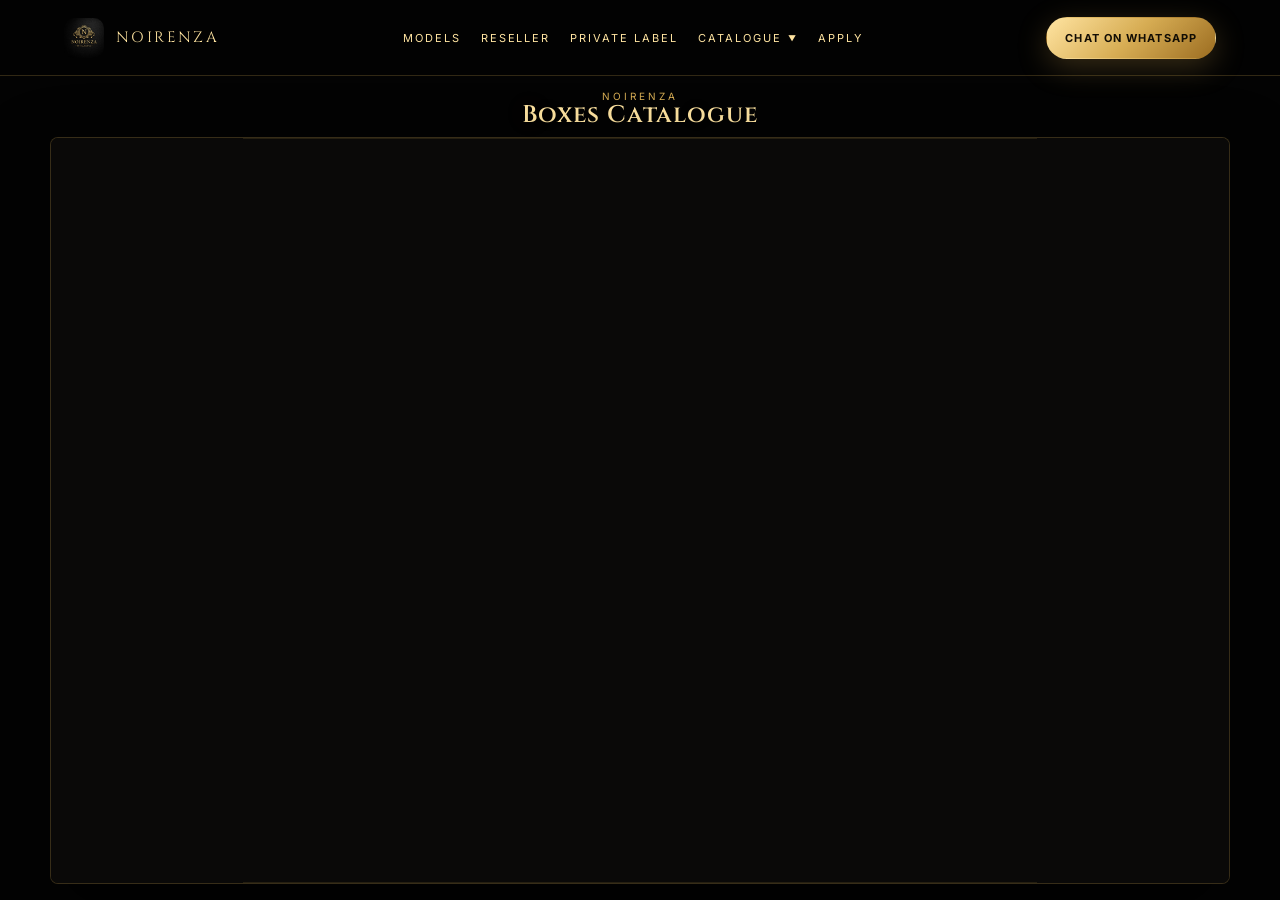
<file: boxes.html>
<!DOCTYPE html>
<html lang="en">
<head>
<meta charset="UTF-8">
<meta name="viewport" content="width=device-width, initial-scale=1.0">
<title>Noirenza — Catalogue</title>
<link rel="stylesheet" href="assets/css/style.css">
<link rel="preconnect" href="https://fonts.googleapis.com">
<link rel="preconnect" href="https://fonts.gstatic.com" crossorigin>
<link href="https://fonts.googleapis.com/css2?family=Cinzel:wght@400;500;600;700&family=Inter:wght@300;400;500;600;700;800&display=swap" rel="stylesheet">
<style>
:root{
  --black:#030303;
  --gold:#d7ad54;
  --gold2:#ffe4a1;
  --text:#f7efe0;
  --muted:rgba(247,239,224,.68);
  --line:rgba(215,173,84,.22);
  --fontHead:'Cinzel',serif;
  --font:'Inter',sans-serif;
}
*{box-sizing:border-box;margin:0;padding:0}
html,body{height:100%; width:100%; overflow-x:hidden;}
body{
  font-family:var(--font);
  background:var(--black);
  color:var(--text);
  display:flex;
  flex-direction:column;
  min-height:100vh;
}
body::before{content:"";position:fixed;inset:0;z-index:-1;
  background:
    radial-gradient(circle at 80% 5%,rgba(215,173,84,.14),transparent 32%),
    radial-gradient(circle at 20% 20%,rgba(255,214,130,.06),transparent 28%),
    #000;
}

/* ---- Navigation ---- */
.nav{
  display:flex;
  align-items:center;
  justify-content:space-between;
  height:76px;
  padding:0 5vw;
  border-bottom:1px solid var(--line);
  background:rgba(3,3,3,.8);
  backdrop-filter:blur(10px);
  position:sticky;
  top:0;
  z-index:10;
}
.brand{display:flex;align-items:center;gap:12px;text-decoration:none}
.brand img{width:40px;height:40px;object-fit:cover;border-radius:10px}
.brand span{font-family:var(--fontHead);letter-spacing:.16em;font-size:15px;color:var(--gold2)}
.navlinks{display:flex;align-items:center;gap:20px;font-size:11px;text-transform:uppercase;letter-spacing:.18em;color:var(--muted)}
.navlinks a{color:var(--gold2);text-decoration:none}

/* Dropdown styling */
.dropdown{position:relative;display:inline-block;}
.dropdown-btn{background:none;border:none;color:var(--gold2);font-family:var(--font);font-size:11px;text-transform:uppercase;letter-spacing:.18em;cursor:pointer;padding:0;}
.dropdown-content{display:none;position:absolute;top:100%;left:0;background:#0a0908;min-width:140px;box-shadow:0 8px 24px rgba(0,0,0,.5);border:1px solid var(--line);border-radius:4px;z-index:20;padding:8px 0;}
.dropdown-content a{color:var(--text);padding:8px 16px;display:block;font-size:10px;text-transform:uppercase;letter-spacing:.12em;}
.dropdown-content a:hover{background:rgba(215,173,84,.1);color:var(--gold2);}
.dropdown:hover .dropdown-content{display:block;}

.wa-btn{
  padding:10px 16px;border:1px solid transparent;border-radius:999px;
  background:linear-gradient(135deg,var(--gold2),var(--gold),#9c6d21);
  color:#120d04!important;font-weight:700;font-size:11px;text-transform:uppercase;letter-spacing:.1em;
  text-decoration:none;display:inline-flex;align-items:center;gap:6px;
  box-shadow:0 8px 30px rgba(215,173,84,.25);
  white-space:nowrap;
}

/* ---- Page heading ---- */
.head{ text-align:center; padding:14px 5vw 2px; flex:0 0 auto; }
.head .kicker{ font-size:10px; letter-spacing:.3em; text-transform:uppercase; color:var(--gold); margin-bottom:2px; }
.head h1{ font-family:var(--fontHead); font-size:clamp(18px, 3vw, 24px); color:var(--gold2); letter-spacing:.04em; }

/* ---- Stage & Embed Container ---- */
.stage{
  flex:1 1 auto;
  display:flex;
  align-items:center;
  justify-content:center;
  padding:8px 2vw 16px;
  width:100%;
}
.catalogue-embed{
  position:relative;
  width:96%;
  max-width:1600px;
  height:100%;
  max-height:88vh;
  border-radius:8px;
  overflow:hidden;
  border:1px solid var(--line);
  box-shadow:0 30px 70px rgba(0,0,0,.6), inset 0 0 0 1px rgba(0,0,0,.3);
  background:#0a0908;
}
.catalogue-embed::before{
  content:"";
  position:absolute; inset:0;
  border-radius:8px;
  box-shadow:inset 0 0 0 1px rgba(215,173,84,.15);
  pointer-events:none;
  z-index:2;
}
.catalogue-embed iframe{
  width:100%;
  height:100%;
  border:0;
  display:block;
  position:relative;
  z-index:1;
}
.loading{
  position:absolute; inset:0;
  display:flex; align-items:center; justify-content:center;
  flex-direction:column; gap:10px;
  color:var(--muted); font-size:11px; letter-spacing:.2em; text-transform:uppercase;
  z-index:0;
}
.loading .spinner{
  width:26px; height:26px; border-radius:50%;
  border:2px solid rgba(215,173,84,.2); border-top-color:var(--gold);
  animation:spin 1s linear infinite;
}
@keyframes spin{ to{ transform:rotate(360deg); } }

.watermark-cover{
  position:absolute;
  left:0; bottom:0;
  width:15vw;
  max-width:252px;
  height:100%;
  background:#0a0908;
  border:none;
  z-index:3;
  pointer-events:none;
}
.watermark-cover-right{
  position:absolute;
  right:0; bottom:0;
  width:15vw;
  max-width:255px;
  height:100%;
  background:#0a0908;
  border:none;
  z-index:3;
  pointer-events:none;
}

/* ---- Responsive Adjustments ---- */
@media(max-width:900px){
  .navlinks{ display:none; }
}

@media(max-width:600px){
  .nav{ height:64px; padding:0 4vw; }
  .brand img{ width:34px; height:34px; }
  .brand span{ font-size:13px; letter-spacing:.12em; }
  .wa-btn{ padding:8px 12px; font-size:10px; }
  .head{ padding:8px 4vw 2px; }
  .stage{ padding:4px 1vw 10px; align-items:flex-start; }
  .catalogue-embed{ 
    width:98%;
    height:82vh;
    max-height:none;
    border-radius:6px;
  }
  .watermark-cover, .watermark-cover-right {
    display:none;
  }
}

@media(max-height:600px) and (orientation:landscape){
  .nav{ height:50px; }
  .head{ display:none; }
  .stage{ padding:4px 1vw; }
  .catalogue-embed{ height:92vh; }
}
</style>
</head>
<body>

<nav class="nav">
  <a class="brand" href="index.html">
    <img src="assets/images/image-01.webp" alt="Noirenza logo">
    <span>NOIRENZA</span>
  </a>
  <div class="navlinks">
    <a href="index.html#models">Models</a>
    <a href="index.html#reseller">Reseller</a>
    <a href="index.html#custom">Private Label</a>
    <div class="dropdown">
      <button class="dropdown-btn">Catalogue</button>
      <div class="dropdown-content">
        <a href="30ml-bottles.html">30ml Bottles</a>
        <a href="50ml-bottles.html">50ml Bottles</a>
        <a href="testers.html">Testers</a>
        <a href="boxes.html">Boxes</a>
      </div>
    </div>
    <a href="index.html#application">Apply</a>
  </div>
  <a class="navcta wa-btn" href="https://wa.me/923340252093?text=Hi%20Noirenza%2C%20I%20want%20to%20start%20my%20own%20perfume%20brand." target="_blank" rel="noopener">Chat on WhatsApp</a>
</nav>

<div class="head">
  <p class="kicker">Noirenza</p>
  <h1>Boxes Catalogue</h1>
</div>

<div class="stage">
  <div class="catalogue-embed">
    <div class="loading" id="loadingMsg">
      <div class="spinner"></div>
      Loading Catalogue…
    </div>
    <iframe
      src="https://heyzine.com/flip-book/34f8de47f5.html"
      title="Noirenza Catalogue"
      allow="fullscreen"
      allowfullscreen
      loading="lazy"
      onload="document.getElementById('loadingMsg').style.display='none'">
    </iframe>
    <div class="watermark-cover" aria-hidden="true"></div>
    <div class="watermark-cover-right" aria-hidden="true"></div>
  </div>
</div>

</body>
</html>
</file>
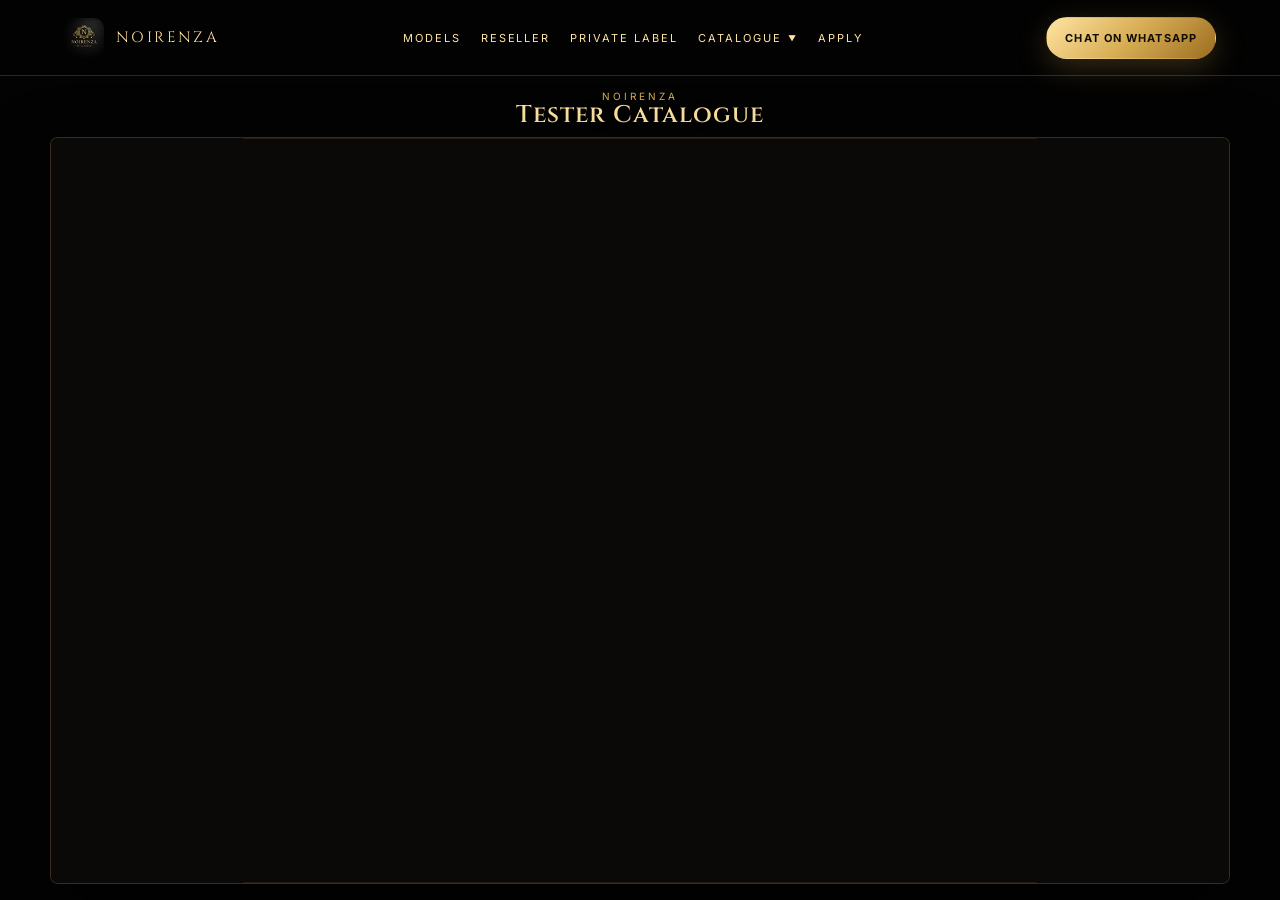
<file: testers.html>
<!DOCTYPE html>
<html lang="en">
<head>
<meta charset="UTF-8">
<meta name="viewport" content="width=device-width, initial-scale=1.0">
<title>Noirenza — Catalogue</title>
<link rel="stylesheet" href="assets/css/style.css">
<link rel="preconnect" href="https://fonts.googleapis.com">
<link rel="preconnect" href="https://fonts.gstatic.com" crossorigin>
<link href="https://fonts.googleapis.com/css2?family=Cinzel:wght@400;500;600;700&family=Inter:wght@300;400;500;600;700;800&display=swap" rel="stylesheet">
<style>
:root{
  --black:#030303;
  --gold:#d7ad54;
  --gold2:#ffe4a1;
  --text:#f7efe0;
  --muted:rgba(247,239,224,.68);
  --line:rgba(215,173,84,.22);
  --fontHead:'Cinzel',serif;
  --font:'Inter',sans-serif;
}
*{box-sizing:border-box;margin:0;padding:0}
html,body{height:100%; width:100%; overflow-x:hidden;}
body{
  font-family:var(--font);
  background:var(--black);
  color:var(--text);
  display:flex;
  flex-direction:column;
  min-height:100vh;
}
body::before{content:"";position:fixed;inset:0;z-index:-1;
  background:
    radial-gradient(circle at 80% 5%,rgba(215,173,84,.14),transparent 32%),
    radial-gradient(circle at 20% 20%,rgba(255,214,130,.06),transparent 28%),
    #000;
}

/* ---- Navigation ---- */
.nav{
  display:flex;
  align-items:center;
  justify-content:space-between;
  height:76px;
  padding:0 5vw;
  border-bottom:1px solid var(--line);
  background:rgba(3,3,3,.8);
  backdrop-filter:blur(10px);
  position:sticky;
  top:0;
  z-index:10;
}
.brand{display:flex;align-items:center;gap:12px;text-decoration:none}
.brand img{width:40px;height:40px;object-fit:cover;border-radius:10px}
.brand span{font-family:var(--fontHead);letter-spacing:.16em;font-size:15px;color:var(--gold2)}
.navlinks{display:flex;align-items:center;gap:20px;font-size:11px;text-transform:uppercase;letter-spacing:.18em;color:var(--muted)}
.navlinks a{color:var(--gold2);text-decoration:none}

/* Dropdown styling */
.dropdown{position:relative;display:inline-block;}
.dropdown-btn{background:none;border:none;color:var(--gold2);font-family:var(--font);font-size:11px;text-transform:uppercase;letter-spacing:.18em;cursor:pointer;padding:0;}
.dropdown-content{display:none;position:absolute;top:100%;left:0;background:#0a0908;min-width:140px;box-shadow:0 8px 24px rgba(0,0,0,.5);border:1px solid var(--line);border-radius:4px;z-index:20;padding:8px 0;}
.dropdown-content a{color:var(--text);padding:8px 16px;display:block;font-size:10px;text-transform:uppercase;letter-spacing:.12em;}
.dropdown-content a:hover{background:rgba(215,173,84,.1);color:var(--gold2);}
.dropdown:hover .dropdown-content{display:block;}

.wa-btn{
  padding:10px 16px;border:1px solid transparent;border-radius:999px;
  background:linear-gradient(135deg,var(--gold2),var(--gold),#9c6d21);
  color:#120d04!important;font-weight:700;font-size:11px;text-transform:uppercase;letter-spacing:.1em;
  text-decoration:none;display:inline-flex;align-items:center;gap:6px;
  box-shadow:0 8px 30px rgba(215,173,84,.25);
  white-space:nowrap;
}

/* ---- Page heading ---- */
.head{ text-align:center; padding:14px 5vw 2px; flex:0 0 auto; }
.head .kicker{ font-size:10px; letter-spacing:.3em; text-transform:uppercase; color:var(--gold); margin-bottom:2px; }
.head h1{ font-family:var(--fontHead); font-size:clamp(18px, 3vw, 24px); color:var(--gold2); letter-spacing:.04em; }

/* ---- Stage & Embed Container ---- */
.stage{
  flex:1 1 auto;
  display:flex;
  align-items:center;
  justify-content:center;
  padding:8px 2vw 16px;
  width:100%;
}
.catalogue-embed{
  position:relative;
  width:96%;
  max-width:1600px;
  height:100%;
  max-height:88vh;
  border-radius:8px;
  overflow:hidden;
  border:1px solid var(--line);
  box-shadow:0 30px 70px rgba(0,0,0,.6), inset 0 0 0 1px rgba(0,0,0,.3);
  background:#0a0908;
}
.catalogue-embed::before{
  content:"";
  position:absolute; inset:0;
  border-radius:8px;
  box-shadow:inset 0 0 0 1px rgba(215,173,84,.15);
  pointer-events:none;
  z-index:2;
}
.catalogue-embed iframe{
  width:100%;
  height:100%;
  border:0;
  display:block;
  position:relative;
  z-index:1;
}
.loading{
  position:absolute; inset:0;
  display:flex; align-items:center; justify-content:center;
  flex-direction:column; gap:10px;
  color:var(--muted); font-size:11px; letter-spacing:.2em; text-transform:uppercase;
  z-index:0;
}
.loading .spinner{
  width:26px; height:26px; border-radius:50%;
  border:2px solid rgba(215,173,84,.2); border-top-color:var(--gold);
  animation:spin 1s linear infinite;
}
@keyframes spin{ to{ transform:rotate(360deg); } }

.watermark-cover{
  position:absolute;
  left:0; bottom:0;
  width:15vw;
  max-width:252px;
  height:100%;
  background:#0a0908;
  border:none;
  z-index:3;
  pointer-events:none;
}
.watermark-cover-right{
  position:absolute;
  right:0; bottom:0;
  width:15vw;
  max-width:255px;
  height:100%;
  background:#0a0908;
  border:none;
  z-index:3;
  pointer-events:none;
}

/* ---- Responsive Adjustments ---- */
@media(max-width:900px){
  .navlinks{ display:none; }
}

@media(max-width:600px){
  .nav{ height:64px; padding:0 4vw; }
  .brand img{ width:34px; height:34px; }
  .brand span{ font-size:13px; letter-spacing:.12em; }
  .wa-btn{ padding:8px 12px; font-size:10px; }
  .head{ padding:8px 4vw 2px; }
  .stage{ padding:4px 1vw 10px; align-items:flex-start; }
  .catalogue-embed{ 
    width:98%;
    height:82vh;
    max-height:none;
    border-radius:6px;
  }
  .watermark-cover, .watermark-cover-right {
    display:none;
  }
}

@media(max-height:600px) and (orientation:landscape){
  .nav{ height:50px; }
  .head{ display:none; }
  .stage{ padding:4px 1vw; }
  .catalogue-embed{ height:92vh; }
}
</style>
</head>
<body>

<nav class="nav">
  <a class="brand" href="index.html">
    <img src="assets/images/image-01.webp" alt="Noirenza logo">
    <span>NOIRENZA</span>
  </a>
  <div class="navlinks">
    <a href="index.html#models">Models</a>
    <a href="index.html#reseller">Reseller</a>
    <a href="index.html#custom">Private Label</a>
    <div class="dropdown">
      <button class="dropdown-btn">Catalogue</button>
      <div class="dropdown-content">
        <a href="30ml-bottles.html">30ml Bottles</a>
        <a href="50ml-bottles.html">50ml Bottles</a>
        <a href="testers.html">Testers</a>
        <a href="boxes.html">Boxes</a>
      </div>
    </div>
    <a href="index.html#application">Apply</a>
  </div>
  <a class="navcta wa-btn" href="https://wa.me/923340252093?text=Hi%20Noirenza%2C%20I%20want%20to%20start%20my%20own%20perfume%20brand." target="_blank" rel="noopener">Chat on WhatsApp</a>
</nav>

<div class="head">
  <p class="kicker">Noirenza</p>
  <h1>Tester Catalogue</h1>
</div>

<div class="stage">
  <div class="catalogue-embed">
    <div class="loading" id="loadingMsg">
      <div class="spinner"></div>
      Loading Catalogue…
    </div>
    <iframe
      src="https://heyzine.com/flip-book/bd2a3a4836.html"
      title="Noirenza Catalogue"
      allow="fullscreen"
      allowfullscreen
      loading="lazy"
      onload="document.getElementById('loadingMsg').style.display='none'">
    </iframe>
    <div class="watermark-cover" aria-hidden="true"></div>
    <div class="watermark-cover-right" aria-hidden="true"></div>
  </div>
</div>

</body>
</html>
</file>
<file: assets/css/style.css>
:root{
  --black:#030303;
  --soft:#0a0908;
  --panel:rgba(14,12,9,.72);
  --gold:#d7ad54;
  --gold2:#ffe4a1;
  --bronze:#7f5a1e;
  --text:#f7efe0;
  --muted:rgba(247,239,224,.68);
  --line:rgba(215,173,84,.22);
  --glass:rgba(255,255,255,.06);
  --fontHead:'Cinzel',serif;
  --font:'Inter',sans-serif;
}
*{box-sizing:border-box;margin:0;padding:0}
html{scroll-behavior:smooth;background:#000}
body{font-family:var(--font);background:#000;color:var(--text);overflow-x:hidden;position:relative}
a{color:inherit;text-decoration:none}
img{max-width:100%;display:block}
button,input,select,textarea{font-family:var(--font)}

body::before{content:"";position:fixed;inset:0;z-index:-3;
  background:
    radial-gradient(circle at 80% 5%,rgba(215,173,84,.18),transparent 32%),
    radial-gradient(circle at 20% 20%,rgba(255,214,130,.08),transparent 28%),
    #000;
}
body::after{content:"";position:fixed;inset:0;z-index:-2;opacity:.28;
  background-image:
    linear-gradient(rgba(255,255,255,.025) 1px,transparent 1px),
    linear-gradient(90deg,rgba(255,255,255,.025) 1px,transparent 1px);
  background-size:70px 70px;
  mask-image:radial-gradient(circle at center,#000,transparent 80%);
}
.particles{position:fixed;inset:0;z-index:-1;pointer-events:none;overflow:hidden}
.particle{position:absolute;width:2px;height:2px;border-radius:50%;background:var(--gold2);box-shadow:0 0 14px var(--gold);animation:float linear infinite;opacity:.75}
@keyframes float{from{transform:translateY(105vh) scale(.6)}to{transform:translateY(-10vh) scale(1.4)}}
 
.nav {
  position: fixed;
  inset: 0 0 auto 0;
  z-index: 50;
  height: 86px;
  padding: 0 5vw;
  display: flex;
  align-items: center;
  justify-content: space-between;
  background: linear-gradient(to bottom, rgba(0,0,0,.78), transparent);
  backdrop-filter: blur(8px);
  border-bottom: 1px solid rgba(215,173,84,.08);
  width: 100%;
}
.navlinks {
  display: flex;
  align-items: center;
  gap: 24px;
  font-size: 11px;
  text-transform: uppercase;
  letter-spacing: .18em;
  color: var(--muted, rgba(247,239,224,.68));
}
.navlinks > a, 
.navlinks .dropdown-btn {
  color: var(--gold2, #ffe4a1);
  text-decoration: none;
  background: none;
  border: none;
  font-family: inherit;
  font-size: inherit;
  text-transform: inherit;
  letter-spacing: inherit;
  cursor: pointer;
  padding: 0;
  display: inline-flex;
  align-items: center;
}
.dropdown {
  position: relative;
  display: inline-flex;
  align-items: center;
  height: 100%;
}
.dropdown-content {
  display: none;
  position: absolute;
  top: 100%;
  left: 50%;
  transform: translateX(-50%);
  background: rgba(10, 9, 8, 0.95);
  min-width: 160px;
  box-shadow: 0 15px 35px rgba(0,0,0,.6);
  border: 1px solid rgba(215,173,84,.22);
  border-radius: 6px;
  padding: 8px 0;
  z-index: 100;
  backdrop-filter: blur(10px);
}
.dropdown-content a {
  color: var(--text, #f7efe0);
  padding: 10px 16px;
  text-decoration: none;
  display: block;
  font-size: 10px;
  text-transform: uppercase;
  letter-spacing: .15em;
  white-space: nowrap;
}
.dropdown-content a:hover {
  background: rgba(215,173,84,.12);
  color: var(--gold2, #ffe4a1);
}
.dropdown:hover .dropdown-content {
  display: block;
}
.brand{display:flex;align-items:center;gap:14px}
.brand img{width:58px;height:58px;object-fit:cover;border-radius:12px}
.brand span{font-family:var(--fontHead);letter-spacing:.16em;font-size:18px;color:var(--gold2)}
.navlinks{display:flex;gap:26px;font-size:11px;text-transform:uppercase;letter-spacing:.18em;color:var(--muted)}
.navlinks a{color:var(--gold2)}
.dropdown{position:relative;display:inline-block}
.dropdown-btn{background:none;border:none;color:var(--gold2);font-size:11px;text-transform:uppercase;letter-spacing:.18em;cursor:pointer;padding:8px 12px;display:flex;align-items:center;gap:6px;transition:.3s}
.dropdown-btn:hover{color:var(--gold2)}
.dropdown-btn::after{content:'▼';font-size:8px;transition:.3s}
.dropdown:hover .dropdown-btn::after{transform:rotate(180deg)}
.dropdown-content{display:none;position:absolute;top:100%;left:0;background:rgba(10,9,8,.95);min-width:180px;border:1px solid var(--line);border-radius:8px;box-shadow:0 10px 40px rgba(0,0,0,.5);z-index:100;padding:8px 0;backdrop-filter:blur(10px)}
.dropdown:hover .dropdown-content{display:block}
.dropdown-content a{color:var(--text);padding:10px 16px;text-decoration:none;display:block;font-size:11px;letter-spacing:.1em;text-transform:uppercase;transition:.3s}
.dropdown-content a:hover{background:rgba(215,173,84,.1);color:var(--gold2);padding-left:20px}
.navcta{padding:13px 18px;border:1px solid var(--line);border-radius:999px;background:linear-gradient(135deg,rgba(215,173,84,.15),rgba(255,255,255,.03));font-size:12px;text-transform:uppercase;letter-spacing:.12em;color:var(--gold2)}

/* HERO */
.hero{min-height:100vh;padding:130px 5vw 90px;display:grid;grid-template-columns:1.02fr .98fr;align-items:center;gap:44px;position:relative}
.kicker{color:var(--gold2);font-size:12px;letter-spacing:.28em;text-transform:uppercase;margin-bottom:18px}
h1{font-family:var(--fontHead);font-size:clamp(42px,6vw,92px);line-height:.95;letter-spacing:-.04em;font-weight:600;text-shadow:0 0 45px rgba(215,173,84,.16)}
.gold{color:var(--gold2)}
.lead{max-width:680px;margin-top:26px;color:var(--muted);font-size:18px;line-height:1.85}
.hero-actions{display:flex;gap:14px;flex-wrap:wrap;margin-top:34px}
.btn{border:1px solid var(--line);border-radius:999px;padding:15px 22px;background:rgba(255,255,255,.04);color:var(--text);font-weight:700;letter-spacing:.08em;text-transform:uppercase;font-size:12px;cursor:pointer;transition:.35s;display:inline-flex;align-items:center;justify-content:center;gap:8px}
.btn.primary{background:linear-gradient(135deg,var(--gold2),var(--gold),#9c6d21);color:#120d04;box-shadow:0 0 50px rgba(215,173,84,.25);border-color:transparent}
.btn:hover{transform:translateY(-3px);box-shadow:0 18px 48px rgba(0,0,0,.35)}
.hero-card{position:relative;min-height:660px;border:1px solid var(--line);border-radius:34px;overflow:hidden;background:#050403;box-shadow:0 30px 130px rgba(215,173,84,.12)}
.hero-card::before{content:"";position:absolute;inset:-1px;background:radial-gradient(circle at 50% 15%,rgba(255,220,130,.24),transparent 34%),linear-gradient(180deg,rgba(255,255,255,.08),transparent 45%);z-index:1;pointer-events:none}
.hero-banner{position:absolute;inset:0;width:100%;height:100%;object-fit:cover;filter:brightness(1.1) contrast(1.06);animation:bottle 5s ease-in-out infinite;z-index:1}
@keyframes bottle{50%{transform:translateY(-16px) rotate(-1deg)}}
.badge-row{display:grid;grid-template-columns:repeat(3,1fr);gap:14px;margin-top:34px;max-width:760px}
.badge{border:1px solid var(--line);border-radius:18px;padding:18px;background:rgba(255,255,255,.035)}
.badge strong{display:block;color:var(--gold2);font-family:var(--fontHead);font-size:22px;margin-bottom:5px}
.badge span{font-size:12px;color:var(--muted);line-height:1.5}

section{padding:110px 5vw}
.section-title{display:flex;justify-content:space-between;gap:28px;align-items:flex-end;margin-bottom:42px;flex-wrap:wrap}
.section-title h2{font-family:var(--fontHead);font-size:clamp(32px,4.4vw,64px);line-height:1.05;font-weight:600}
.section-title p{max-width:520px;color:var(--muted);line-height:1.75}

.offer-grid{display:grid;grid-template-columns:repeat(3,1fr);gap:22px}
.offer{position:relative;border:1px solid var(--line);border-radius:30px;min-height:430px;overflow:hidden;background:rgba(255,255,255,.035);padding:28px;display:flex;flex-direction:column;justify-content:flex-end;isolation:isolate;gap:8px}
.offer::before{content:"";position:absolute;inset:0;background:linear-gradient(to top,rgba(0,0,0,.95),rgba(0,0,0,.25));z-index:-1}
.offer img{position:absolute;inset:0;width:100%;height:100%;object-fit:cover;z-index:-2;transition:.8s ease}
.offer:hover img{transform:scale(1.08)}
.offer small{color:var(--gold2);letter-spacing:.2em;text-transform:uppercase}
.offer h3{font-family:var(--fontHead);font-size:28px;margin:10px 0 12px}
.offer ul{list-style:none;display:flex;flex-direction:column;gap:9px;color:var(--muted);font-size:14px;margin-bottom:10px}
.offer li::before{content:'✦';color:var(--gold);margin-right:8px}

.scene{display:grid;grid-template-columns:1fr 1fr;gap:28px;align-items:center}
.visual{position:relative;border:1px solid var(--line);border-radius:34px;overflow:hidden;min-height:570px;background:#050505;box-shadow:0 22px 90px rgba(0,0,0,.5)}
.visual img{position:absolute;inset:0;width:100%;height:100%;object-fit:cover}
.visual::after{content:"";position:absolute;inset:0;background:linear-gradient(to top,rgba(0,0,0,.7),transparent 50%)}
.copy{padding:28px}
.copy h2{font-family:var(--fontHead);font-size:clamp(32px,4vw,62px);line-height:1.05;margin-bottom:24px}
.copy p{color:var(--muted);line-height:1.85;margin-bottom:24px;font-size:16px}
.feature-list{display:grid;grid-template-columns:1fr 1fr;gap:12px}
.feature{border:1px solid var(--line);border-radius:16px;padding:14px;background:rgba(255,255,255,.04);color:var(--text);font-size:14px}
.free-store{margin-top:18px;padding:18px 20px;border:1px solid rgba(255,228,161,.45);border-radius:20px;background:linear-gradient(135deg,rgba(215,173,84,.18),rgba(255,255,255,.04));color:var(--gold2);font-weight:800}

.process{display:grid;grid-template-columns:repeat(5,1fr);gap:15px}
.step{border:1px solid var(--line);border-radius:24px;padding:22px;background:linear-gradient(180deg,rgba(255,255,255,.06),rgba(255,255,255,.02));min-height:170px}
.step b{font-family:var(--fontHead);color:var(--gold2);font-size:28px}
.step h4{margin:14px 0 8px}
.step p{color:var(--muted);font-size:13px;line-height:1.6}

.form-wrap{display:grid;grid-template-columns:.85fr 1.15fr;gap:28px;align-items:start}
.form-intro{border:1px solid var(--line);border-radius:32px;padding:32px;background:linear-gradient(180deg,rgba(215,173,84,.08),rgba(255,255,255,.035))}
.form-intro h2{font-family:var(--fontHead);font-size:44px;line-height:1.05}
.form-intro p{color:var(--muted);line-height:1.75;margin:20px 0}
.form-box{border:1px solid rgba(215,173,84,.32);border-radius:32px;padding:28px;background:rgba(5,5,5,.82);box-shadow:0 28px 100px rgba(0,0,0,.55);min-height:600px}
.progress{height:6px;background:rgba(255,255,255,.08);border-radius:999px;margin-bottom:28px;overflow:hidden}
.bar{height:100%;width:20%;background:linear-gradient(90deg,var(--gold),var(--gold2));border-radius:999px;transition:.4s}
.q{display:none;animation:fade .45s ease}
.q.active{display:block}
@keyframes fade{from{opacity:0;transform:translateY(14px)}to{opacity:1;transform:translateY(0)}}
.q h3{font-family:var(--fontHead);font-size:34px;margin-bottom:12px}
.q p{color:var(--muted);margin-bottom:22px;line-height:1.6}
.choices{display:flex;flex-direction:column;gap:14px}
.choice{border:1px solid var(--line);border-radius:20px;padding:18px;background:rgba(255,255,255,.04);cursor:pointer;transition:.3s}
.choice:hover,.choice.selected{border-color:var(--gold2);background:rgba(215,173,84,.12);transform:translateX(4px)}
.choice strong{display:block;font-size:18px;color:var(--gold2);margin-bottom:4px}
.choice span{color:var(--muted);font-size:13px;line-height:1.5}
.fields{display:grid;grid-template-columns:1fr 1fr;gap:14px}
.field{display:flex;flex-direction:column;gap:8px}
.field.full{grid-column:1/-1}
label{font-size:12px;color:var(--gold2);letter-spacing:.1em;text-transform:uppercase}
input,select,textarea{width:100%;border:1px solid var(--line);border-radius:16px;background:rgba(255,255,255,.055);color:var(--text);padding:15px;outline:none}
textarea{min-height:120px;resize:vertical}
select option{background:#070707}
.form-actions{display:flex;justify-content:space-between;gap:12px;margin-top:24px}
.hidden{display:none!important}

.footer{padding:90px 5vw 38px;border-top:1px solid var(--line);background:radial-gradient(circle at 50% 0%,rgba(215,173,84,.12),transparent 40%),#020202;text-align:center}
.footer-logo{width:180px;margin:0 auto 18px}
.footer h2{font-family:var(--fontHead);font-size:clamp(38px,7vw,100px);letter-spacing:.12em;color:transparent;-webkit-text-stroke:1px rgba(255,228,161,.62)}
.foot-grid{display:grid;grid-template-columns:repeat(4,1fr);gap:18px;max-width:980px;margin:44px auto;text-align:left}
.foot-card{border:1px solid var(--line);border-radius:20px;padding:20px;background:rgba(255,255,255,.035)}
.foot-card h4{color:var(--gold2);margin-bottom:12px}
.foot-card p,.foot-card a{display:block;color:var(--muted);font-size:13px;line-height:1.8}
.copyright{color:rgba(247,239,224,.42);font-size:12px}

.reveal{opacity:0;transform:translateY(35px);transition:1s ease}
.reveal.in{opacity:1;transform:translateY(0)}
.wa-btn{
  background:linear-gradient(135deg,var(--gold2),var(--gold),#9c6d21)!important;
  color:#120d04!important;
  border-color:transparent!important;
  box-shadow:0 8px 30px rgba(215,173,84,.28);
}
.wa-btn:hover{transform:translateY(-3px);box-shadow:0 14px 40px rgba(215,173,84,.4)}
.wa-btn.small{padding:10px 5px;font-size:11px;margin-top:14px; border-radius:50px}
a.navcta.wa-btn{padding:13px 18px}

.wa-float{
  position:fixed;
  right:26px;
  bottom:26px;
  z-index:60;
  width:60px;
  height:60px;
  border-radius:50%;
  background:linear-gradient(135deg,var(--gold2),var(--gold),#9c6d21);
  display:flex;
  align-items:center;
  justify-content:center;
  box-shadow:0 10px 34px rgba(215,173,84,.45),0 0 0 4px rgba(215,173,84,.14);
  animation:wa-pulse 2.4s ease-in-out infinite;
  border:1px solid rgba(255,228,161,.6);
}
.next-button.btnNext.hz-iconset-2.corner-right.next-show {
    background-color: #ffffff;
    border-radius: 50px;
}
.wa-float svg{width:30px;height:30px;fill:#120d04}
@keyframes wa-pulse{
  0%,100%{box-shadow:0 10px 34px rgba(215,173,84,.45),0 0 0 4px rgba(215,173,84,.14)}
  50%{box-shadow:0 10px 34px rgba(215,173,84,.65),0 0 0 10px rgba(215,173,84,.06)}
}

@media(max-width:980px){
  .hero,.scene,.form-wrap{grid-template-columns:1fr}
  .hero-card{min-height:560px}
  .offer-grid,.process,.foot-grid{grid-template-columns:1fr 1fr}
  .navlinks{display:none}
  .dropdown-content{position:static;background:rgba(10,9,8,.98);min-width:100%;border:none;border-radius:0;padding:12px 0;margin-top:8px}
  .dropdown-btn{width:100%;justify-content:space-between;padding:12px 16px;background:rgba(255,255,255,.02);border-radius:8px}
}
@media(max-width:640px){
  .hero{padding-top:110px}
  .brand span{font-size:14px}
  .navcta{display:none}
  .badge-row,.offer-grid,.process,.feature-list,.fields,.foot-grid{grid-template-columns:1fr}
  section{padding:72px 5vw}
  .hero-card{min-height:440px;border-radius:24px}
  .visual{min-height:390px}
  .section-title{display:block}
  .wa-float{right:16px;bottom:16px;width:54px;height:54px}
}
</file>
